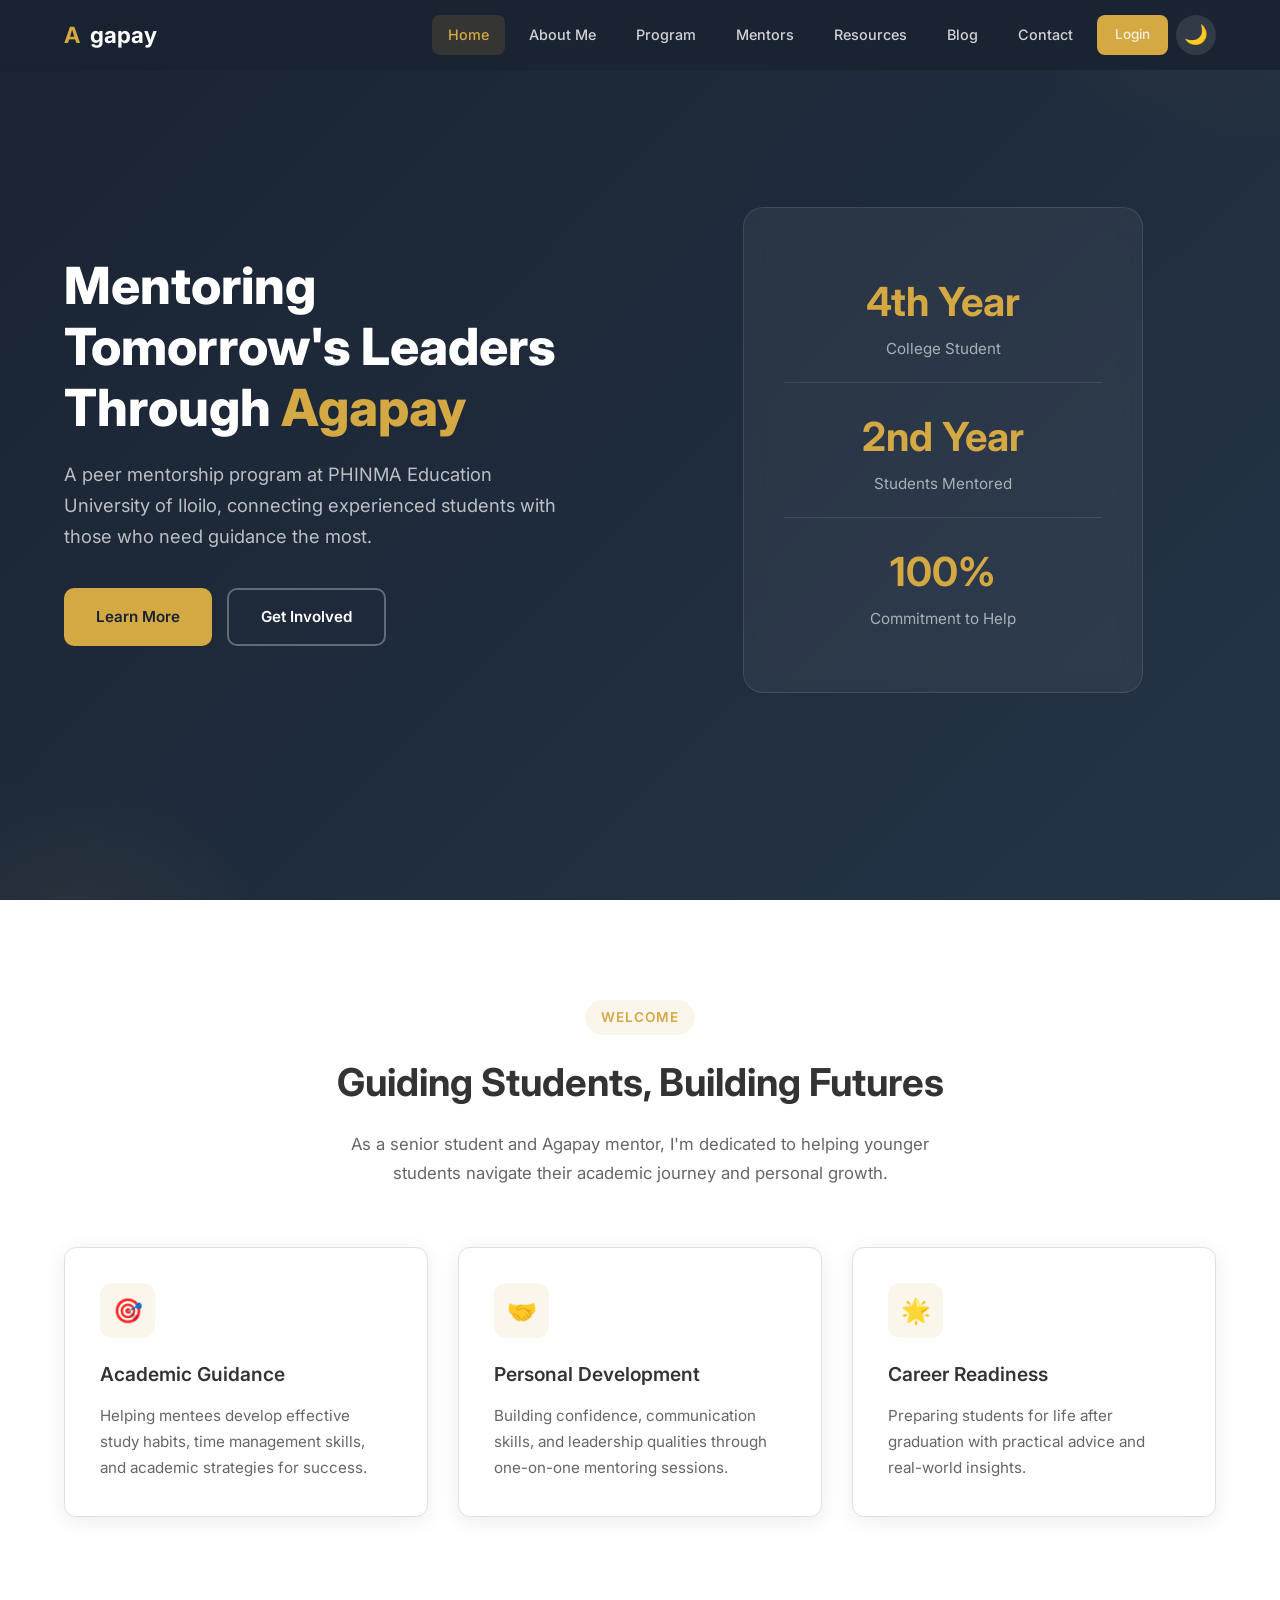
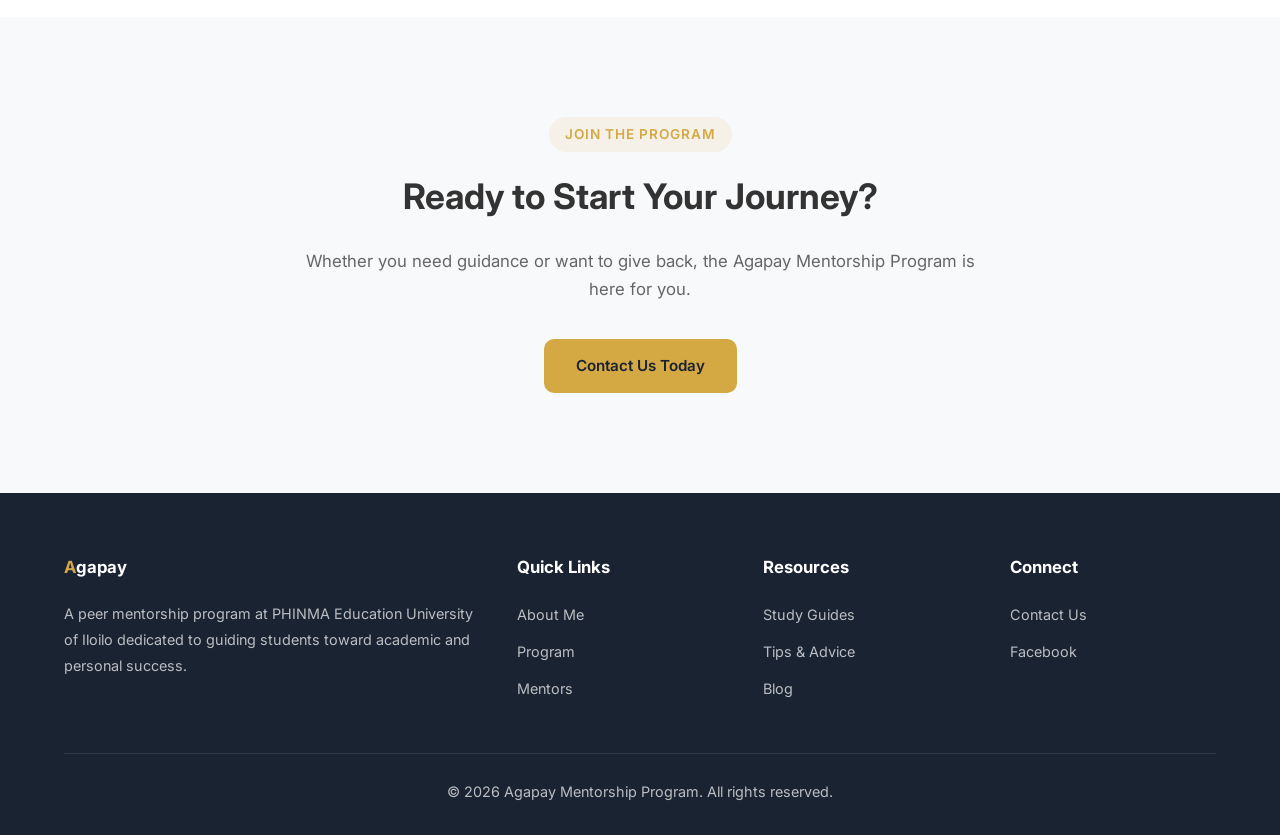
<file: index.html>
<!DOCTYPE html>
<html lang="en">
<head>
  <meta charset="UTF-8">
  <meta name="viewport" content="width=device-width, initial-scale=1.0">
  <title>Agapay Mentorship Program</title>
  <link rel="preconnect" href="https://fonts.googleapis.com">
  <link href="https://fonts.googleapis.com/css2?family=Inter:wght@400;500;600;700;800&display=swap" rel="stylesheet">
  <link rel="stylesheet" href="css/style.css">
</head>
<body>

  <!-- Navbar -->
  <nav class="navbar">
    <div class="container">
      <a href="index.html" class="nav-logo"><span>A</span>gapay</a>
      <div class="nav-links">
        <a href="index.html" class="active">Home</a>
        <a href="about.html">About Me</a>
        <a href="program.html">Program</a>
        <a href="mentors.html">Mentors</a>
        <a href="resources.html">Resources</a>
        <a href="blog.html">Blog</a>
        <a href="contact.html">Contact</a>
        <a href="login.html" class="btn btn-primary" style="padding: 8px 18px; font-size: 0.85rem; border-radius: 8px;">Login</a>
        <button class="theme-toggle" id="themeToggle"></button>
      </div>
      <button class="hamburger">
        <span></span><span></span><span></span>
      </button>
    </div>
  </nav>

  <!-- Hero -->
  <section class="hero">
    <div class="container">
      <div class="hero-content fade-up">
        <h1>Mentoring Tomorrow's Leaders Through <span>Agapay</span></h1>
        <p>A peer mentorship program at PHINMA Education University of Iloilo, connecting experienced students with those who need guidance the most.</p>
        <div class="hero-buttons">
          <a href="program.html" class="btn btn-primary">Learn More</a>
          <a href="contact.html" class="btn btn-outline">Get Involved</a>
        </div>
      </div>
      <div class="hero-visual fade-right">
        <div class="hero-card">
          <div class="stat">
            <h3>4th Year</h3>
            <p>College Student</p>
          </div>
          <div class="stat">
            <h3>2nd Year</h3>
            <p>Students Mentored</p>
          </div>
          <div class="stat">
            <h3>100%</h3>
            <p>Commitment to Help</p>
          </div>
        </div>
      </div>
    </div>
  </section>

  <!-- Quick About -->
  <section class="section">
    <div class="container">
      <div class="section-header fade-up">
        <span class="tag">Welcome</span>
        <h2>Guiding Students, Building Futures</h2>
        <p>As a senior student and Agapay mentor, I'm dedicated to helping younger students navigate their academic journey and personal growth.</p>
      </div>
      <div class="grid-3">
        <div class="card fade-up">
          <div class="card-icon">🎯</div>
          <h3>Academic Guidance</h3>
          <p>Helping mentees develop effective study habits, time management skills, and academic strategies for success.</p>
        </div>
        <div class="card fade-up">
          <div class="card-icon">🤝</div>
          <h3>Personal Development</h3>
          <p>Building confidence, communication skills, and leadership qualities through one-on-one mentoring sessions.</p>
        </div>
        <div class="card fade-up">
          <div class="card-icon">🌟</div>
          <h3>Career Readiness</h3>
          <p>Preparing students for life after graduation with practical advice and real-world insights.</p>
        </div>
      </div>
    </div>
  </section>

  <!-- CTA Section -->
  <section class="section section-alt">
    <div class="container">
      <div style="text-align: center; max-width: 700px; margin: 0 auto;" class="fade-up">
        <span class="tag" style="display: inline-block; background: rgba(212,168,67,0.1); color: #d4a843; padding: 6px 16px; border-radius: 20px; font-size: 0.85rem; font-weight: 600; margin-bottom: 15px; letter-spacing: 1px; text-transform: uppercase;">Join the Program</span>
        <h2 style="font-size: 2.2rem; margin-bottom: 20px;">Ready to Start Your Journey?</h2>
        <p style="color: var(--text-light); font-size: 1.05rem; margin-bottom: 35px;">Whether you need guidance or want to give back, the Agapay Mentorship Program is here for you.</p>
        <a href="contact.html" class="btn btn-primary">Contact Us Today</a>
      </div>
    </div>
  </section>

  <!-- Footer -->
  <footer class="footer">
    <div class="container">
      <div class="footer-grid">
        <div>
          <h4><span style="color: #d4a843;">A</span>gapay</h4>
          <p>A peer mentorship program at PHINMA Education University of Iloilo dedicated to guiding students toward academic and personal success.</p>
        </div>
        <div>
          <h4>Quick Links</h4>
          <ul class="footer-links">
            <li><a href="about.html">About Me</a></li>
            <li><a href="program.html">Program</a></li>
            <li><a href="mentors.html">Mentors</a></li>
          </ul>
        </div>
        <div>
          <h4>Resources</h4>
          <ul class="footer-links">
            <li><a href="resources.html">Study Guides</a></li>
            <li><a href="resources.html">Tips & Advice</a></li>
            <li><a href="blog.html">Blog</a></li>
          </ul>
        </div>
        <div>
          <h4>Connect</h4>
          <ul class="footer-links">
            <li><a href="contact.html">Contact Us</a></li>
            <li><a href="https://www.facebook.com/VinceG4mingYT" target="_blank">Facebook</a></li>
          </ul>
        </div>
      </div>
      <div class="footer-bottom">
        <p>&copy; 2026 Agapay Mentorship Program. All rights reserved.</p>
      </div>
    </div>
  </footer>

  <script src="js/main.js"></script>
</body>
</html>
</file>
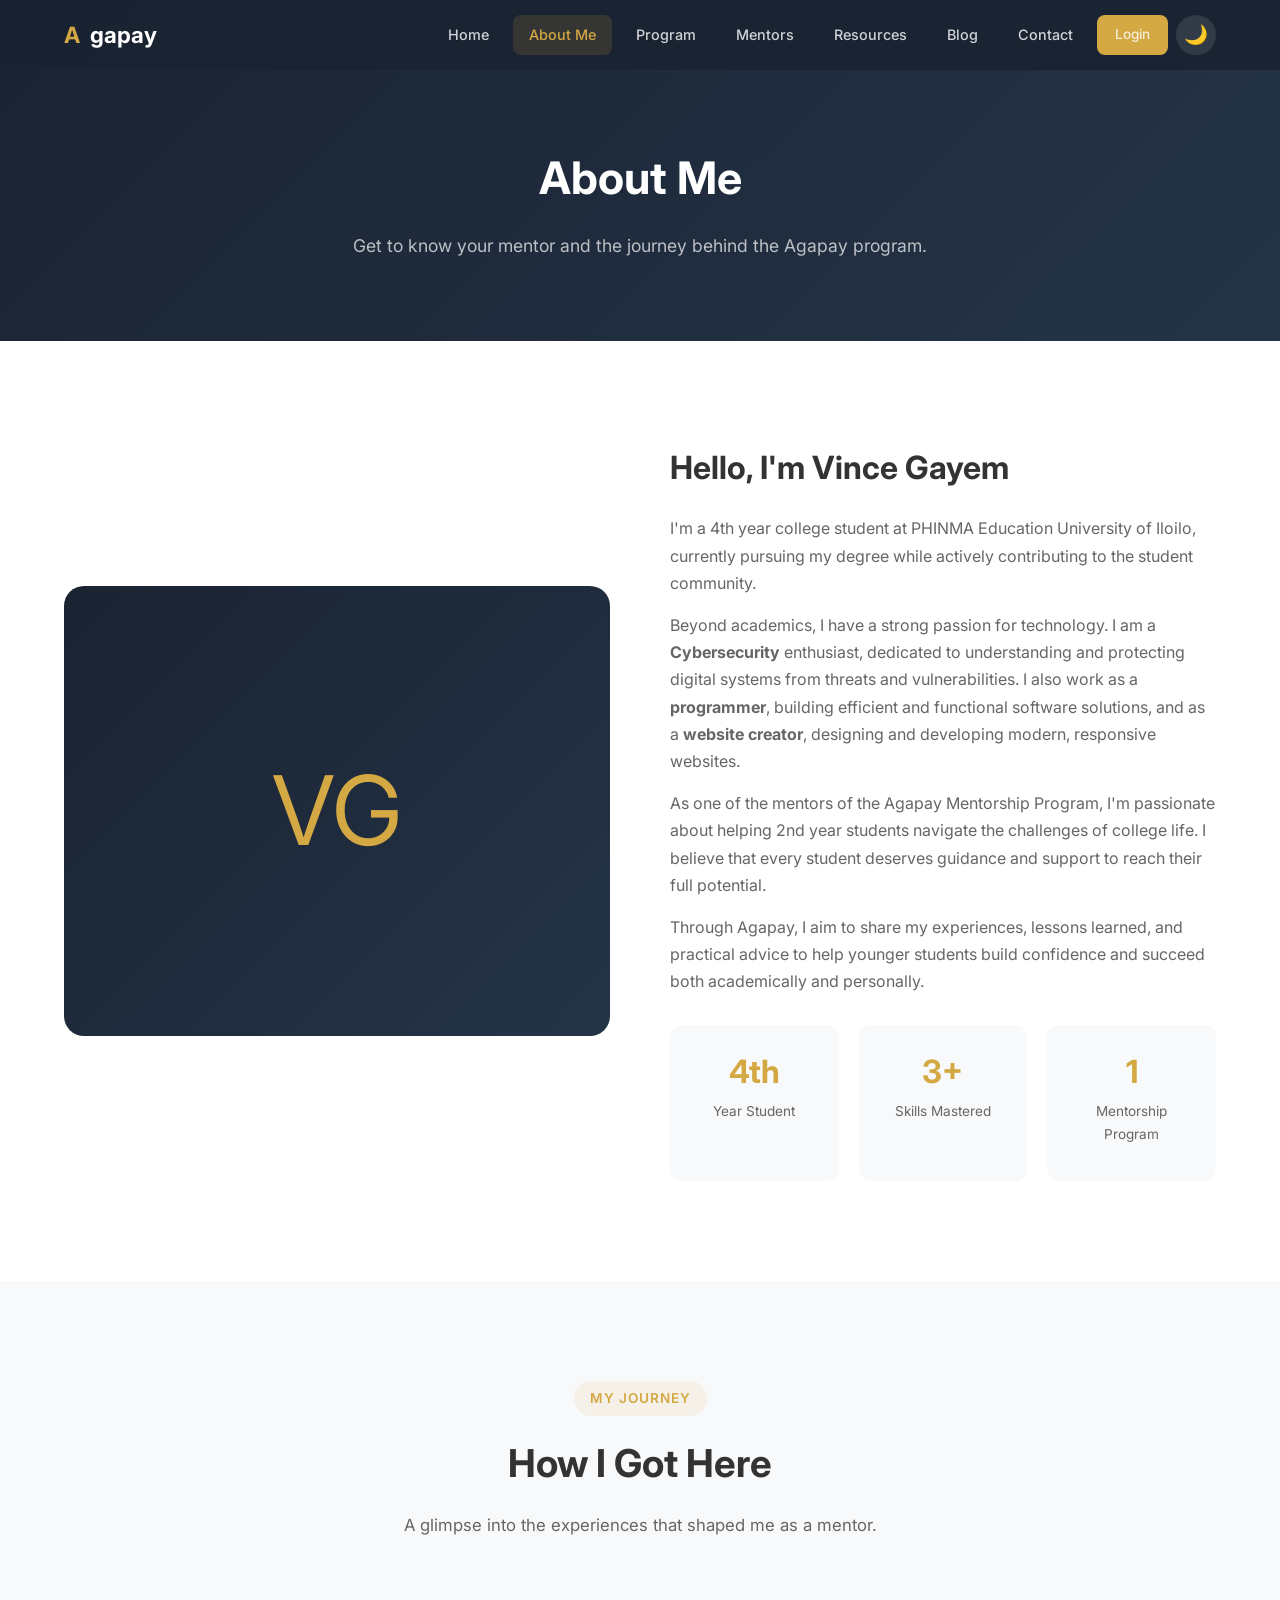
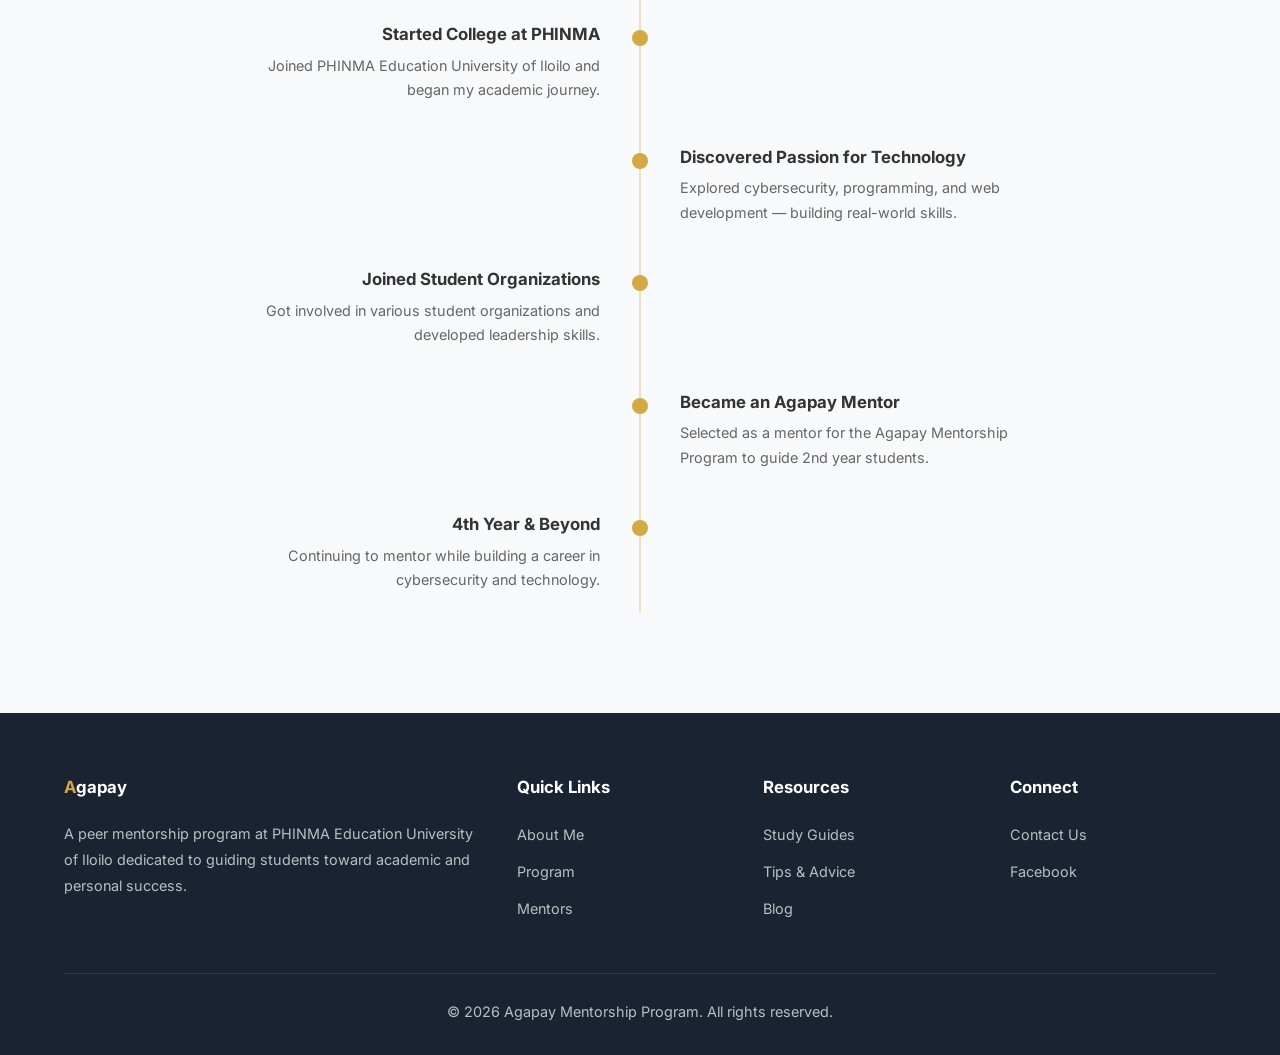
<file: about.html>
<!DOCTYPE html>
<html lang="en">
<head>
  <meta charset="UTF-8">
  <meta name="viewport" content="width=device-width, initial-scale=1.0">
  <title>About Me - Agapay Mentorship</title>
  <link rel="preconnect" href="https://fonts.googleapis.com">
  <link href="https://fonts.googleapis.com/css2?family=Inter:wght@400;500;600;700;800&display=swap" rel="stylesheet">
  <link rel="stylesheet" href="css/style.css">
</head>
<body>

  <!-- Navbar -->
  <nav class="navbar">
    <div class="container">
      <a href="index.html" class="nav-logo"><span>A</span>gapay</a>
      <div class="nav-links">
        <a href="index.html">Home</a>
        <a href="about.html" class="active">About Me</a>
        <a href="program.html">Program</a>
        <a href="mentors.html">Mentors</a>
        <a href="resources.html">Resources</a>
        <a href="blog.html">Blog</a>
        <a href="contact.html">Contact</a>
        <a href="login.html" class="btn btn-primary" style="padding: 8px 18px; font-size: 0.85rem; border-radius: 8px;">Login</a>
        <button class="theme-toggle" id="themeToggle"></button>
      </div>
      <button class="hamburger">
        <span></span><span></span><span></span>
      </button>
    </div>
  </nav>

  <!-- Page Header -->
  <div class="page-header">
    <div class="container">
      <h1 class="fade-up">About Me</h1>
      <p class="fade-up">Get to know your mentor and the journey behind the Agapay program.</p>
    </div>
  </div>

  <!-- About Content -->
  <section class="section">
    <div class="container">
      <div class="about-content">
        <div class="about-image fade-left">
          VG
        </div>
        <div class="about-text fade-right">
          <h2>Hello, I'm Vince Gayem</h2>
          <p>I'm a 4th year college student at PHINMA Education University of Iloilo, currently pursuing my degree while actively contributing to the student community.</p>
          <p>Beyond academics, I have a strong passion for technology. I am a <strong>Cybersecurity</strong> enthusiast, dedicated to understanding and protecting digital systems from threats and vulnerabilities. I also work as a <strong>programmer</strong>, building efficient and functional software solutions, and as a <strong>website creator</strong>, designing and developing modern, responsive websites.</p>
          <p>As one of the mentors of the Agapay Mentorship Program, I'm passionate about helping 2nd year students navigate the challenges of college life. I believe that every student deserves guidance and support to reach their full potential.</p>
          <p>Through Agapay, I aim to share my experiences, lessons learned, and practical advice to help younger students build confidence and succeed both academically and personally.</p>
          <div class="about-stats">
            <div class="about-stat">
              <h3>4th</h3>
              <p>Year Student</p>
            </div>
            <div class="about-stat">
              <h3>3+</h3>
              <p>Skills Mastered</p>
            </div>
            <div class="about-stat">
              <h3>1</h3>
              <p>Mentorship Program</p>
            </div>
          </div>
        </div>
      </div>
    </div>
  </section>

  <!-- Journey Timeline -->
  <section class="section section-alt">
    <div class="container">
      <div class="section-header fade-up">
        <span class="tag">My Journey</span>
        <h2>How I Got Here</h2>
        <p>A glimpse into the experiences that shaped me as a mentor.</p>
      </div>
      <div class="timeline">
        <div class="timeline-item fade-up">
          <div class="timeline-dot"></div>
          <div class="timeline-content">
            <h4>Started College at PHINMA</h4>
            <p>Joined PHINMA Education University of Iloilo and began my academic journey.</p>
          </div>
        </div>
        <div class="timeline-item fade-up">
          <div class="timeline-dot"></div>
          <div class="timeline-content">
            <h4>Discovered Passion for Technology</h4>
            <p>Explored cybersecurity, programming, and web development — building real-world skills.</p>
          </div>
        </div>
        <div class="timeline-item fade-up">
          <div class="timeline-dot"></div>
          <div class="timeline-content">
            <h4>Joined Student Organizations</h4>
            <p>Got involved in various student organizations and developed leadership skills.</p>
          </div>
        </div>
        <div class="timeline-item fade-up">
          <div class="timeline-dot"></div>
          <div class="timeline-content">
            <h4>Became an Agapay Mentor</h4>
            <p>Selected as a mentor for the Agapay Mentorship Program to guide 2nd year students.</p>
          </div>
        </div>
        <div class="timeline-item fade-up">
          <div class="timeline-dot"></div>
          <div class="timeline-content">
            <h4>4th Year & Beyond</h4>
            <p>Continuing to mentor while building a career in cybersecurity and technology.</p>
          </div>
        </div>
      </div>
    </div>
  </section>

  <!-- Footer -->
  <footer class="footer">
    <div class="container">
      <div class="footer-grid">
        <div>
          <h4><span style="color: #d4a843;">A</span>gapay</h4>
          <p>A peer mentorship program at PHINMA Education University of Iloilo dedicated to guiding students toward academic and personal success.</p>
        </div>
        <div>
          <h4>Quick Links</h4>
          <ul class="footer-links">
            <li><a href="about.html">About Me</a></li>
            <li><a href="program.html">Program</a></li>
            <li><a href="mentors.html">Mentors</a></li>
          </ul>
        </div>
        <div>
          <h4>Resources</h4>
          <ul class="footer-links">
            <li><a href="resources.html">Study Guides</a></li>
            <li><a href="resources.html">Tips & Advice</a></li>
            <li><a href="blog.html">Blog</a></li>
          </ul>
        </div>
        <div>
          <h4>Connect</h4>
          <ul class="footer-links">
            <li><a href="contact.html">Contact Us</a></li>
            <li><a href="https://www.facebook.com/VinceG4mingYT" target="_blank">Facebook</a></li>
          </ul>
        </div>
      </div>
      <div class="footer-bottom">
        <p>&copy; 2026 Agapay Mentorship Program. All rights reserved.</p>
      </div>
    </div>
  </footer>

  <script src="js/main.js"></script>
</body>
</html>
</file>
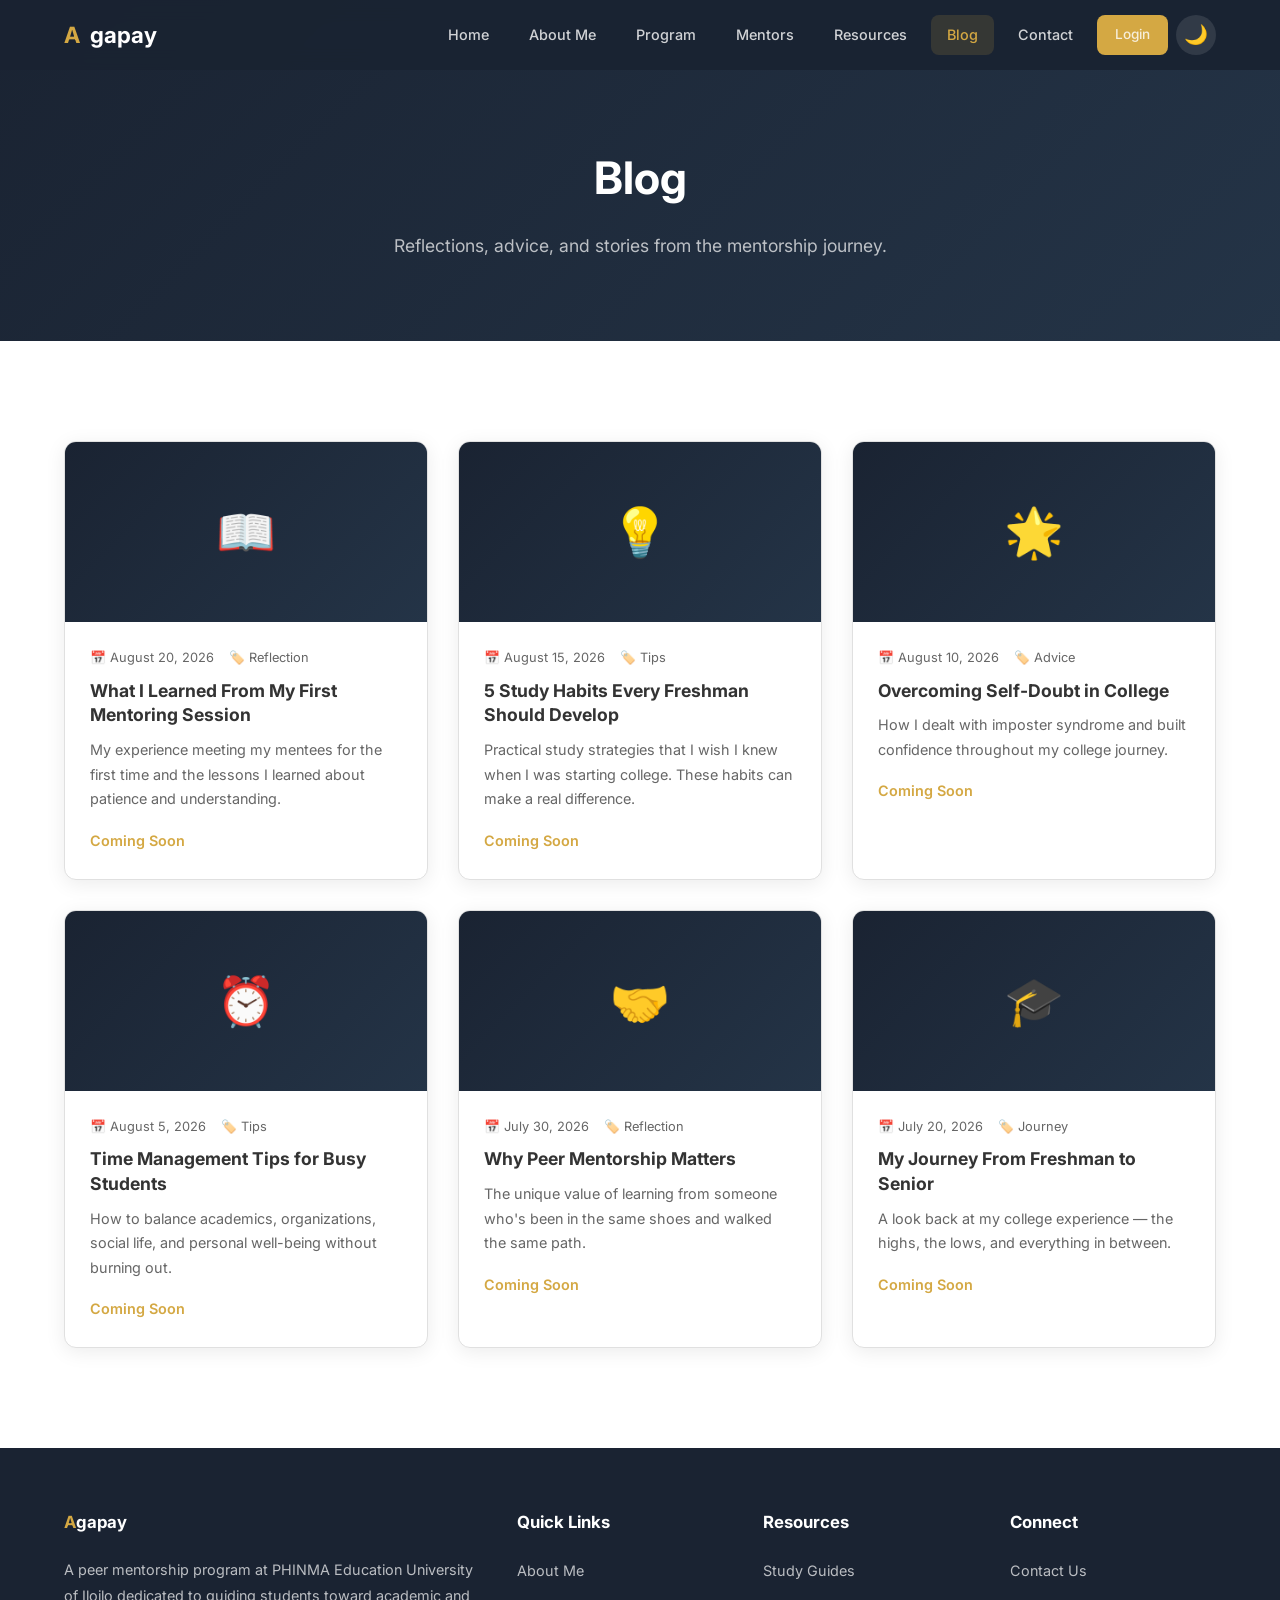
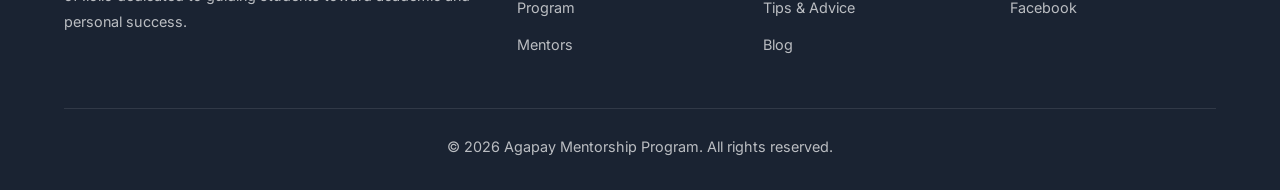
<file: blog.html>
<!DOCTYPE html>
<html lang="en">
<head>
  <meta charset="UTF-8">
  <meta name="viewport" content="width=device-width, initial-scale=1.0">
  <title>Blog - Agapay Mentorship</title>
  <link rel="preconnect" href="https://fonts.googleapis.com">
  <link href="https://fonts.googleapis.com/css2?family=Inter:wght@400;500;600;700;800&display=swap" rel="stylesheet">
  <link rel="stylesheet" href="css/style.css">
</head>
<body>

  <!-- Navbar -->
  <nav class="navbar">
    <div class="container">
      <a href="index.html" class="nav-logo"><span>A</span>gapay</a>
      <div class="nav-links">
        <a href="index.html">Home</a>
        <a href="about.html">About Me</a>
        <a href="program.html">Program</a>
        <a href="mentors.html">Mentors</a>
        <a href="resources.html">Resources</a>
        <a href="blog.html" class="active">Blog</a>
        <a href="contact.html">Contact</a>
        <a href="login.html" class="btn btn-primary" style="padding: 8px 18px; font-size: 0.85rem; border-radius: 8px;">Login</a>
        <button class="theme-toggle" id="themeToggle"></button>
      </div>
      <button class="hamburger">
        <span></span><span></span><span></span>
      </button>
    </div>
  </nav>

  <!-- Page Header -->
  <div class="page-header">
    <div class="container">
      <h1 class="fade-up">Blog</h1>
      <p class="fade-up">Reflections, advice, and stories from the mentorship journey.</p>
    </div>
  </div>

  <!-- Blog Posts -->
  <section class="section">
    <div class="container">
      <div class="grid-3">
        <div class="blog-card fade-up">
          <div class="blog-thumb">📖</div>
          <div class="blog-content">
            <div class="blog-meta">
              <span>📅 August 20, 2026</span>
              <span>🏷️ Reflection</span>
            </div>
            <h3>What I Learned From My First Mentoring Session</h3>
            <p>My experience meeting my mentees for the first time and the lessons I learned about patience and understanding.</p>
            <span class="read-more" style="cursor:default;">Coming Soon</span>
          </div>
        </div>
        <div class="blog-card fade-up">
          <div class="blog-thumb">💡</div>
          <div class="blog-content">
            <div class="blog-meta">
              <span>📅 August 15, 2026</span>
              <span>🏷️ Tips</span>
            </div>
            <h3>5 Study Habits Every Freshman Should Develop</h3>
            <p>Practical study strategies that I wish I knew when I was starting college. These habits can make a real difference.</p>
            <span class="read-more" style="cursor:default;">Coming Soon</span>
          </div>
        </div>
        <div class="blog-card fade-up">
          <div class="blog-thumb">🌟</div>
          <div class="blog-content">
            <div class="blog-meta">
              <span>📅 August 10, 2026</span>
              <span>🏷️ Advice</span>
            </div>
            <h3>Overcoming Self-Doubt in College</h3>
            <p>How I dealt with imposter syndrome and built confidence throughout my college journey.</p>
            <span class="read-more" style="cursor:default;">Coming Soon</span>
          </div>
        </div>
        <div class="blog-card fade-up">
          <div class="blog-thumb">⏰</div>
          <div class="blog-content">
            <div class="blog-meta">
              <span>📅 August 5, 2026</span>
              <span>🏷️ Tips</span>
            </div>
            <h3>Time Management Tips for Busy Students</h3>
            <p>How to balance academics, organizations, social life, and personal well-being without burning out.</p>
            <span class="read-more" style="cursor:default;">Coming Soon</span>
          </div>
        </div>
        <div class="blog-card fade-up">
          <div class="blog-thumb">🤝</div>
          <div class="blog-content">
            <div class="blog-meta">
              <span>📅 July 30, 2026</span>
              <span>🏷️ Reflection</span>
            </div>
            <h3>Why Peer Mentorship Matters</h3>
            <p>The unique value of learning from someone who's been in the same shoes and walked the same path.</p>
            <span class="read-more" style="cursor:default;">Coming Soon</span>
          </div>
        </div>
        <div class="blog-card fade-up">
          <div class="blog-thumb">🎓</div>
          <div class="blog-content">
            <div class="blog-meta">
              <span>📅 July 20, 2026</span>
              <span>🏷️ Journey</span>
            </div>
            <h3>My Journey From Freshman to Senior</h3>
            <p>A look back at my college experience — the highs, the lows, and everything in between.</p>
            <span class="read-more" style="cursor:default;">Coming Soon</span>
          </div>
        </div>
      </div>
    </div>
  </section>

  <!-- Footer -->
  <footer class="footer">
    <div class="container">
      <div class="footer-grid">
        <div>
          <h4><span style="color: #d4a843;">A</span>gapay</h4>
          <p>A peer mentorship program at PHINMA Education University of Iloilo dedicated to guiding students toward academic and personal success.</p>
        </div>
        <div>
          <h4>Quick Links</h4>
          <ul class="footer-links">
            <li><a href="about.html">About Me</a></li>
            <li><a href="program.html">Program</a></li>
            <li><a href="mentors.html">Mentors</a></li>
          </ul>
        </div>
        <div>
          <h4>Resources</h4>
          <ul class="footer-links">
            <li><a href="resources.html">Study Guides</a></li>
            <li><a href="resources.html">Tips & Advice</a></li>
            <li><a href="blog.html">Blog</a></li>
          </ul>
        </div>
        <div>
          <h4>Connect</h4>
          <ul class="footer-links">
            <li><a href="contact.html">Contact Us</a></li>
            <li><a href="https://www.facebook.com/VinceG4mingYT" target="_blank">Facebook</a></li>
          </ul>
        </div>
      </div>
      <div class="footer-bottom">
        <p>&copy; 2026 Agapay Mentorship Program. All rights reserved.</p>
      </div>
    </div>
  </footer>

  <script src="js/main.js"></script>
</body>
</html>
</file>
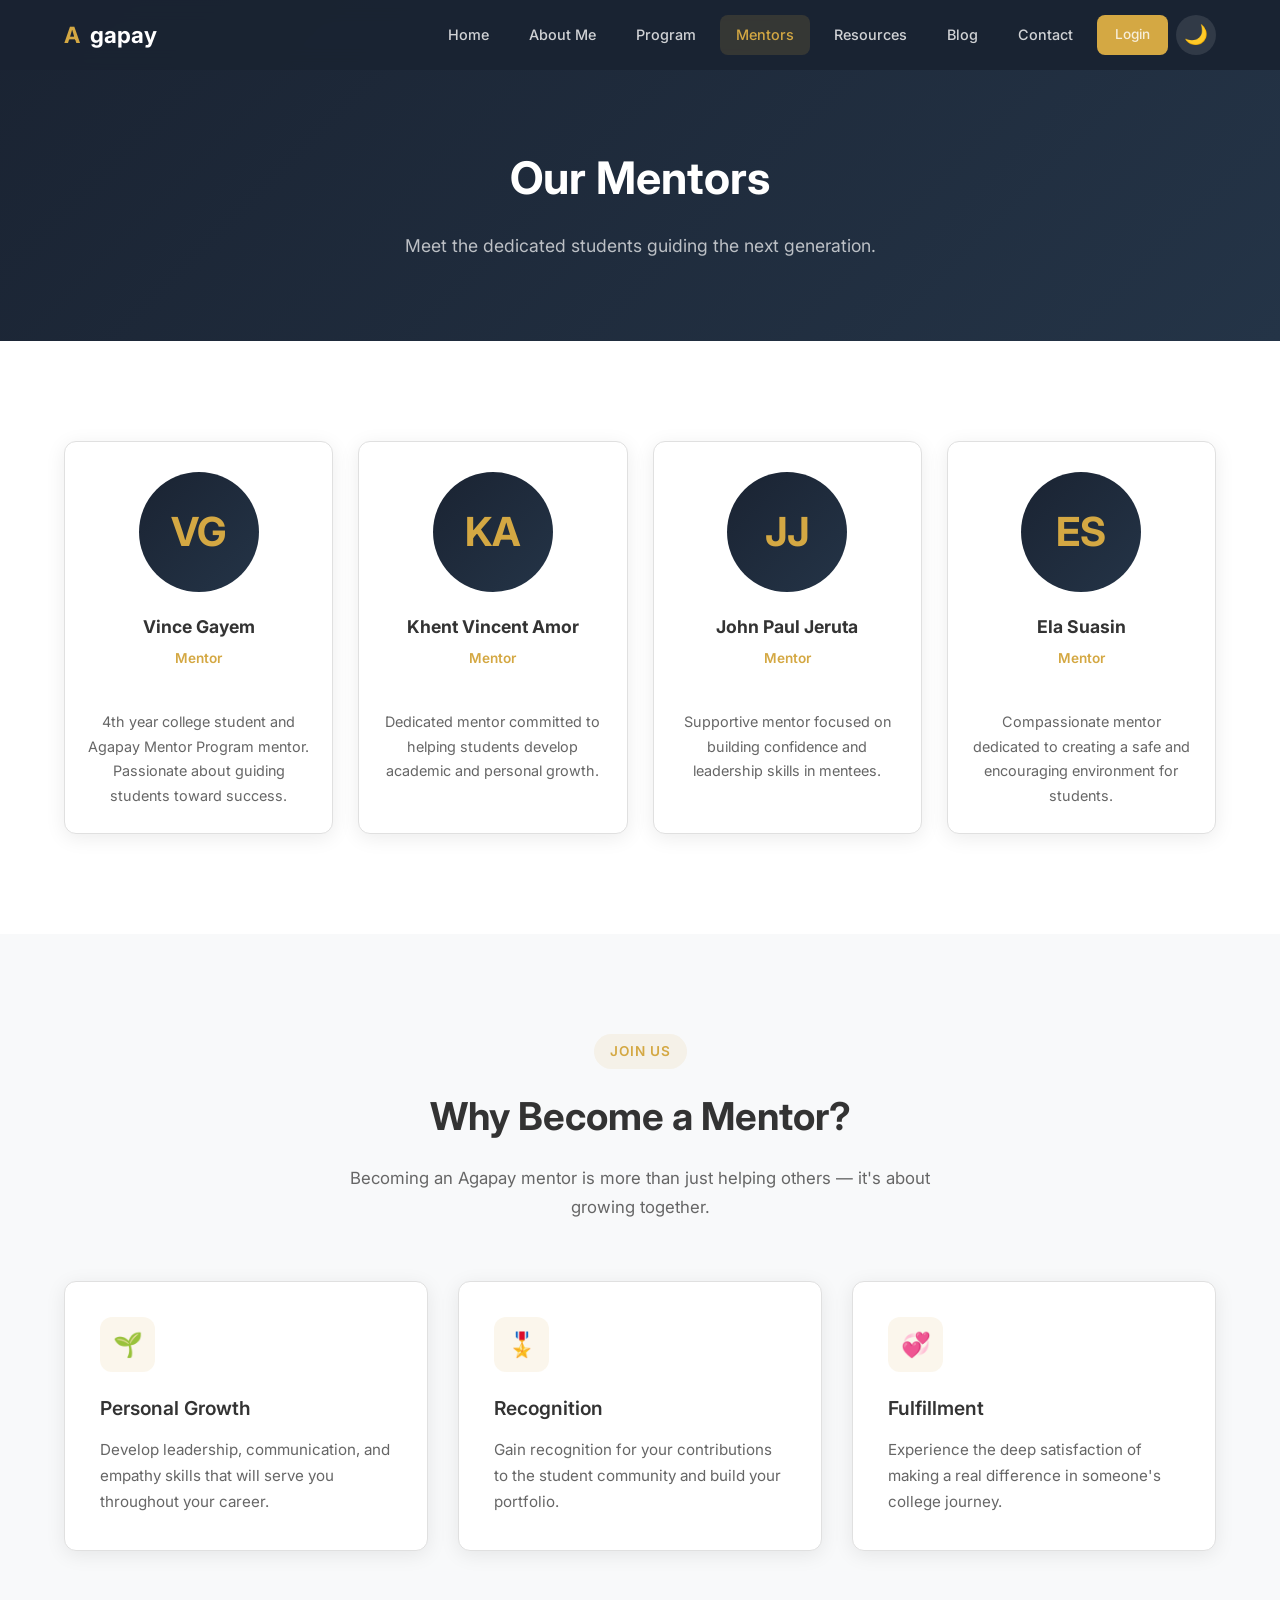
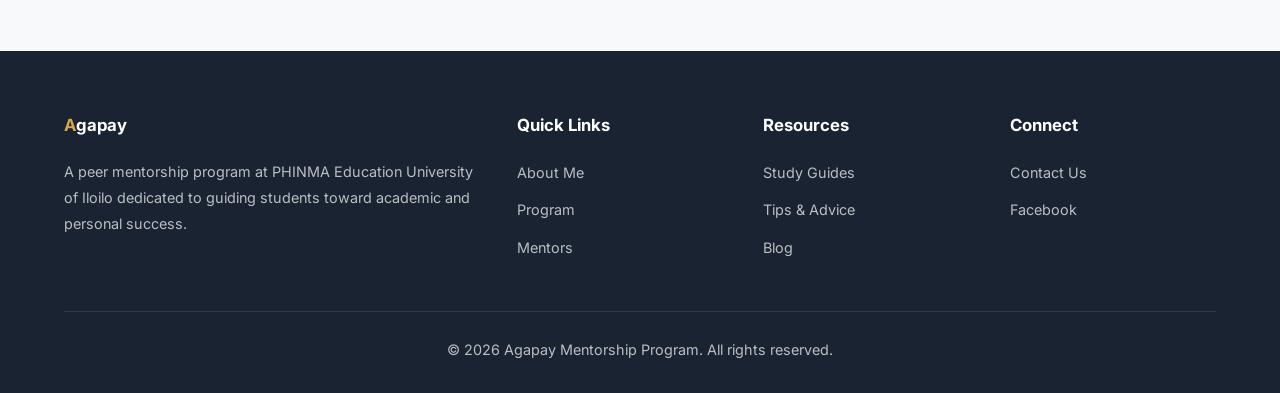
<file: mentors.html>
<!DOCTYPE html>
<html lang="en">
<head>
  <meta charset="UTF-8">
  <meta name="viewport" content="width=device-width, initial-scale=1.0">
  <title>Mentors - Agapay Mentorship</title>
  <link rel="preconnect" href="https://fonts.googleapis.com">
  <link href="https://fonts.googleapis.com/css2?family=Inter:wght@400;500;600;700;800&display=swap" rel="stylesheet">
  <link rel="stylesheet" href="css/style.css">
</head>
<body>

  <!-- Navbar -->
  <nav class="navbar">
    <div class="container">
      <a href="index.html" class="nav-logo"><span>A</span>gapay</a>
      <div class="nav-links">
        <a href="index.html">Home</a>
        <a href="about.html">About Me</a>
        <a href="program.html">Program</a>
        <a href="mentors.html" class="active">Mentors</a>
        <a href="resources.html">Resources</a>
        <a href="blog.html">Blog</a>
        <a href="contact.html">Contact</a>
        <a href="login.html" class="btn btn-primary" style="padding: 8px 18px; font-size: 0.85rem; border-radius: 8px;">Login</a>
        <button class="theme-toggle" id="themeToggle"></button>
      </div>
      <button class="hamburger">
        <span></span><span></span><span></span>
      </button>
    </div>
  </nav>

  <!-- Page Header -->
  <div class="page-header">
    <div class="container">
      <h1 class="fade-up">Our Mentors</h1>
      <p class="fade-up">Meet the dedicated students guiding the next generation.</p>
    </div>
  </div>

  <!-- Mentors Grid -->
  <section class="section">
    <div class="container">
      <div class="grid-4">
        <div class="mentor-card fade-up">
          <div class="mentor-avatar">VG</div>
          <h3>Vince Gayem</h3>
          <p class="role">Mentor</p>
          <p>4th year college student and Agapay Mentor Program mentor. Passionate about guiding students toward success.</p>
        </div>
        <div class="mentor-card fade-up">
          <div class="mentor-avatar">KA</div>
          <h3>Khent Vincent Amor</h3>
          <p class="role">Mentor</p>
          <p>Dedicated mentor committed to helping students develop academic and personal growth.</p>
        </div>
        <div class="mentor-card fade-up">
          <div class="mentor-avatar">JJ</div>
          <h3>John Paul Jeruta</h3>
          <p class="role">Mentor</p>
          <p>Supportive mentor focused on building confidence and leadership skills in mentees.</p>
        </div>
        <div class="mentor-card fade-up">
          <div class="mentor-avatar">ES</div>
          <h3>Ela Suasin</h3>
          <p class="role">Mentor</p>
          <p>Compassionate mentor dedicated to creating a safe and encouraging environment for students.</p>
        </div>
      </div>
    </div>
  </section>

  <!-- Why Become a Mentor -->
  <section class="section section-alt">
    <div class="container">
      <div class="section-header fade-up">
        <span class="tag">Join Us</span>
        <h2>Why Become a Mentor?</h2>
        <p>Becoming an Agapay mentor is more than just helping others — it's about growing together.</p>
      </div>
      <div class="grid-3">
        <div class="card fade-up">
          <div class="card-icon">🌱</div>
          <h3>Personal Growth</h3>
          <p>Develop leadership, communication, and empathy skills that will serve you throughout your career.</p>
        </div>
        <div class="card fade-up">
          <div class="card-icon">🎖️</div>
          <h3>Recognition</h3>
          <p>Gain recognition for your contributions to the student community and build your portfolio.</p>
        </div>
        <div class="card fade-up">
          <div class="card-icon">💞</div>
          <h3>Fulfillment</h3>
          <p>Experience the deep satisfaction of making a real difference in someone's college journey.</p>
        </div>
      </div>
    </div>
  </section>

  <!-- Footer -->
  <footer class="footer">
    <div class="container">
      <div class="footer-grid">
        <div>
          <h4><span style="color: #d4a843;">A</span>gapay</h4>
          <p>A peer mentorship program at PHINMA Education University of Iloilo dedicated to guiding students toward academic and personal success.</p>
        </div>
        <div>
          <h4>Quick Links</h4>
          <ul class="footer-links">
            <li><a href="about.html">About Me</a></li>
            <li><a href="program.html">Program</a></li>
            <li><a href="mentors.html">Mentors</a></li>
          </ul>
        </div>
        <div>
          <h4>Resources</h4>
          <ul class="footer-links">
            <li><a href="resources.html">Study Guides</a></li>
            <li><a href="resources.html">Tips & Advice</a></li>
            <li><a href="blog.html">Blog</a></li>
          </ul>
        </div>
        <div>
          <h4>Connect</h4>
          <ul class="footer-links">
            <li><a href="contact.html">Contact Us</a></li>
            <li><a href="https://www.facebook.com/VinceG4mingYT" target="_blank">Facebook</a></li>
          </ul>
        </div>
      </div>
      <div class="footer-bottom">
        <p>&copy; 2026 Agapay Mentorship Program. All rights reserved.</p>
      </div>
    </div>
  </footer>

  <script src="js/main.js"></script>
</body>
</html>
</file>
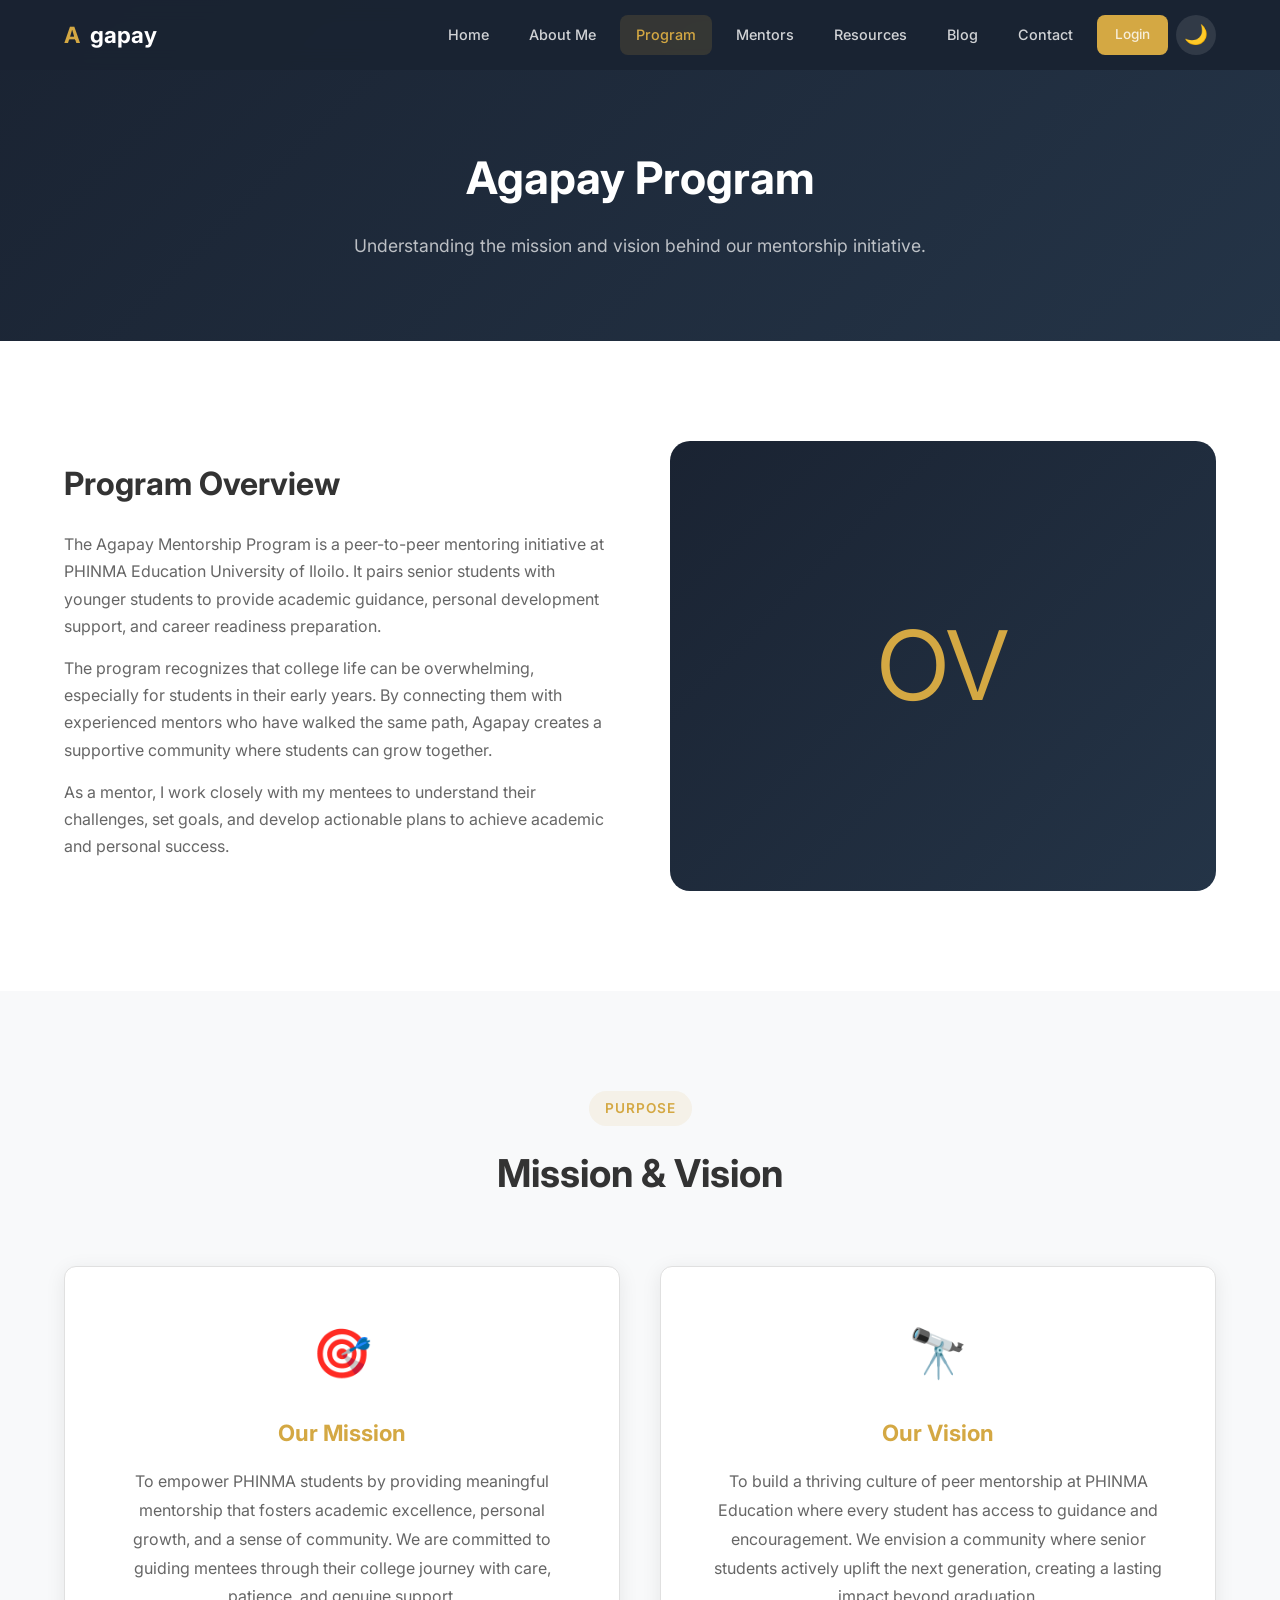
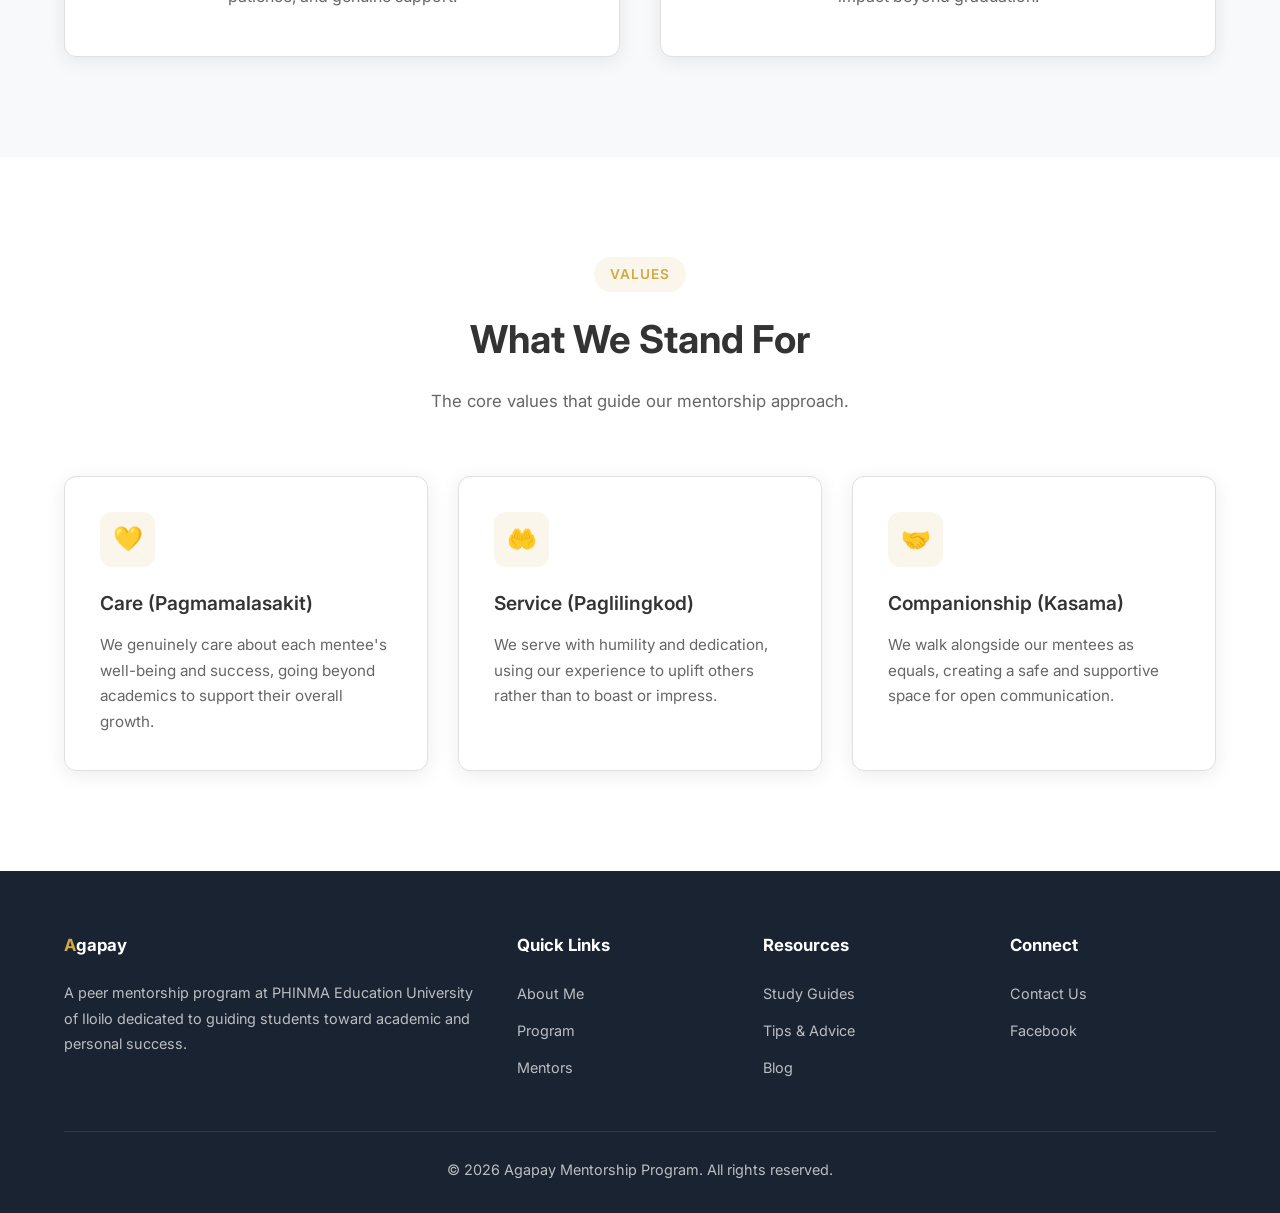
<file: program.html>
<!DOCTYPE html>
<html lang="en">
<head>
  <meta charset="UTF-8">
  <meta name="viewport" content="width=device-width, initial-scale=1.0">
  <title>Program - Agapay Mentorship</title>
  <link rel="preconnect" href="https://fonts.googleapis.com">
  <link href="https://fonts.googleapis.com/css2?family=Inter:wght@400;500;600;700;800&display=swap" rel="stylesheet">
  <link rel="stylesheet" href="css/style.css">
</head>
<body>

  <!-- Navbar -->
  <nav class="navbar">
    <div class="container">
      <a href="index.html" class="nav-logo"><span>A</span>gapay</a>
      <div class="nav-links">
        <a href="index.html">Home</a>
        <a href="about.html">About Me</a>
        <a href="program.html" class="active">Program</a>
        <a href="mentors.html">Mentors</a>
        <a href="resources.html">Resources</a>
        <a href="blog.html">Blog</a>
        <a href="contact.html">Contact</a>
        <a href="login.html" class="btn btn-primary" style="padding: 8px 18px; font-size: 0.85rem; border-radius: 8px;">Login</a>
        <button class="theme-toggle" id="themeToggle"></button>
      </div>
      <button class="hamburger">
        <span></span><span></span><span></span>
      </button>
    </div>
  </nav>

  <!-- Page Header -->
  <div class="page-header">
    <div class="container">
      <h1 class="fade-up">Agapay Program</h1>
      <p class="fade-up">Understanding the mission and vision behind our mentorship initiative.</p>
    </div>
  </div>

  <!-- Overview -->
  <section class="section">
    <div class="container">
      <div class="about-content">
        <div class="about-text fade-left">
          <h2>Program Overview</h2>
          <p>The Agapay Mentorship Program is a peer-to-peer mentoring initiative at PHINMA Education University of Iloilo. It pairs senior students with younger students to provide academic guidance, personal development support, and career readiness preparation.</p>
          <p>The program recognizes that college life can be overwhelming, especially for students in their early years. By connecting them with experienced mentors who have walked the same path, Agapay creates a supportive community where students can grow together.</p>
          <p>As a mentor, I work closely with my mentees to understand their challenges, set goals, and develop actionable plans to achieve academic and personal success.</p>
        </div>
        <div class="about-image fade-right">
          OV
        </div>
      </div>
    </div>
  </section>

  <!-- Mission & Vision -->
  <section class="section section-alt">
    <div class="container">
      <div class="section-header fade-up">
        <span class="tag">Purpose</span>
        <h2>Mission & Vision</h2>
      </div>
      <div class="mv-grid">
        <div class="mv-card fade-up">
          <div class="icon">🎯</div>
          <h3>Our Mission</h3>
          <p>To empower PHINMA students by providing meaningful mentorship that fosters academic excellence, personal growth, and a sense of community. We are committed to guiding mentees through their college journey with care, patience, and genuine support.</p>
        </div>
        <div class="mv-card fade-up">
          <div class="icon">🔭</div>
          <h3>Our Vision</h3>
          <p>To build a thriving culture of peer mentorship at PHINMA Education where every student has access to guidance and encouragement. We envision a community where senior students actively uplift the next generation, creating a lasting impact beyond graduation.</p>
        </div>
      </div>
    </div>
  </section>

  <!-- Core Values -->
  <section class="section">
    <div class="container">
      <div class="section-header fade-up">
        <span class="tag">Values</span>
        <h2>What We Stand For</h2>
        <p>The core values that guide our mentorship approach.</p>
      </div>
      <div class="grid-3">
        <div class="card fade-up">
          <div class="card-icon">💛</div>
          <h3>Care (Pagmamalasakit)</h3>
          <p>We genuinely care about each mentee's well-being and success, going beyond academics to support their overall growth.</p>
        </div>
        <div class="card fade-up">
          <div class="card-icon">🤲</div>
          <h3>Service (Paglilingkod)</h3>
          <p>We serve with humility and dedication, using our experience to uplift others rather than to boast or impress.</p>
        </div>
        <div class="card fade-up">
          <div class="card-icon">🤝</div>
          <h3>Companionship (Kasama)</h3>
          <p>We walk alongside our mentees as equals, creating a safe and supportive space for open communication.</p>
        </div>
      </div>
    </div>
  </section>

  <!-- Footer -->
  <footer class="footer">
    <div class="container">
      <div class="footer-grid">
        <div>
          <h4><span style="color: #d4a843;">A</span>gapay</h4>
          <p>A peer mentorship program at PHINMA Education University of Iloilo dedicated to guiding students toward academic and personal success.</p>
        </div>
        <div>
          <h4>Quick Links</h4>
          <ul class="footer-links">
            <li><a href="about.html">About Me</a></li>
            <li><a href="program.html">Program</a></li>
            <li><a href="mentors.html">Mentors</a></li>
          </ul>
        </div>
        <div>
          <h4>Resources</h4>
          <ul class="footer-links">
            <li><a href="resources.html">Study Guides</a></li>
            <li><a href="resources.html">Tips & Advice</a></li>
            <li><a href="blog.html">Blog</a></li>
          </ul>
        </div>
        <div>
          <h4>Connect</h4>
          <ul class="footer-links">
            <li><a href="contact.html">Contact Us</a></li>
            <li><a href="https://www.facebook.com/VinceG4mingYT" target="_blank">Facebook</a></li>
          </ul>
        </div>
      </div>
      <div class="footer-bottom">
        <p>&copy; 2026 Agapay Mentorship Program. All rights reserved.</p>
      </div>
    </div>
  </footer>

  <script src="js/main.js"></script>
</body>
</html>
</file>
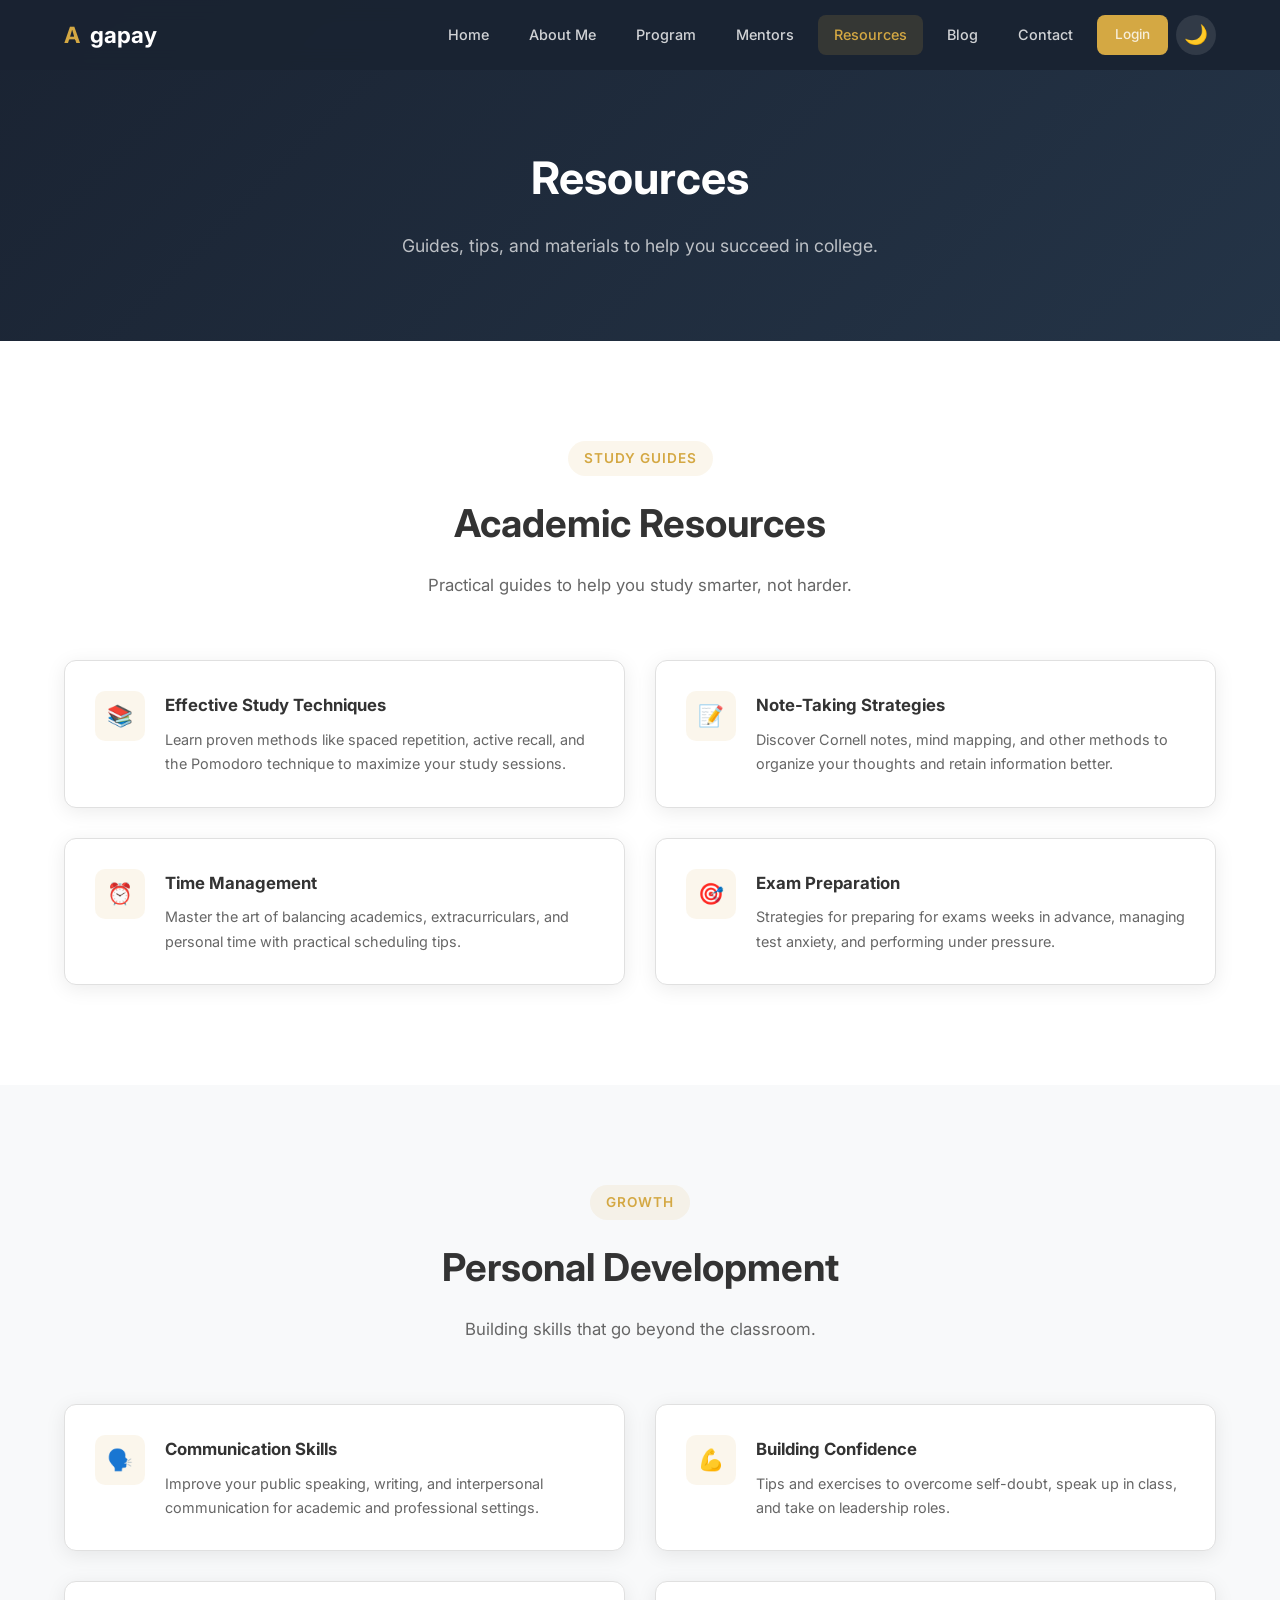
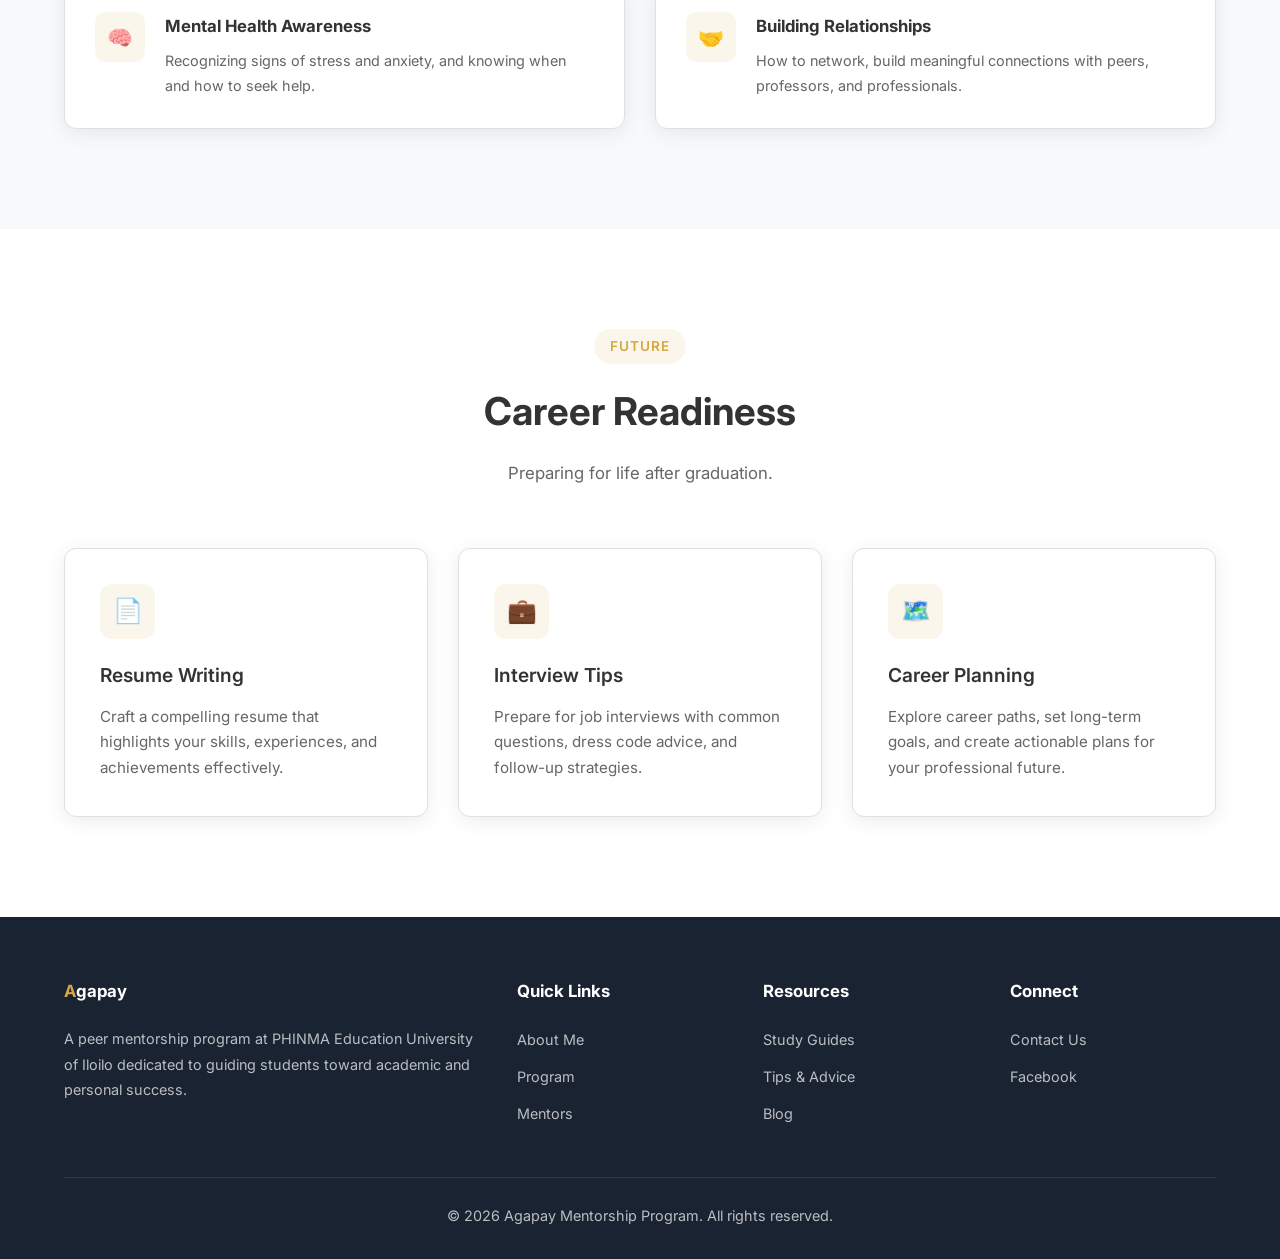
<file: resources.html>
<!DOCTYPE html>
<html lang="en">
<head>
  <meta charset="UTF-8">
  <meta name="viewport" content="width=device-width, initial-scale=1.0">
  <title>Resources - Agapay Mentorship</title>
  <link rel="preconnect" href="https://fonts.googleapis.com">
  <link href="https://fonts.googleapis.com/css2?family=Inter:wght@400;500;600;700;800&display=swap" rel="stylesheet">
  <link rel="stylesheet" href="css/style.css">
</head>
<body>

  <!-- Navbar -->
  <nav class="navbar">
    <div class="container">
      <a href="index.html" class="nav-logo"><span>A</span>gapay</a>
      <div class="nav-links">
        <a href="index.html">Home</a>
        <a href="about.html">About Me</a>
        <a href="program.html">Program</a>
        <a href="mentors.html">Mentors</a>
        <a href="resources.html" class="active">Resources</a>
        <a href="blog.html">Blog</a>
        <a href="contact.html">Contact</a>
        <a href="login.html" class="btn btn-primary" style="padding: 8px 18px; font-size: 0.85rem; border-radius: 8px;">Login</a>
        <button class="theme-toggle" id="themeToggle"></button>
      </div>
      <button class="hamburger">
        <span></span><span></span><span></span>
      </button>
    </div>
  </nav>

  <!-- Page Header -->
  <div class="page-header">
    <div class="container">
      <h1 class="fade-up">Resources</h1>
      <p class="fade-up">Guides, tips, and materials to help you succeed in college.</p>
    </div>
  </div>

  <!-- Study Guides -->
  <section class="section">
    <div class="container">
      <div class="section-header fade-up">
        <span class="tag">Study Guides</span>
        <h2>Academic Resources</h2>
        <p>Practical guides to help you study smarter, not harder.</p>
      </div>
      <div class="grid-2">
        <div class="resource-card fade-up">
          <div class="resource-icon">📚</div>
          <div>
            <h3>Effective Study Techniques</h3>
            <p>Learn proven methods like spaced repetition, active recall, and the Pomodoro technique to maximize your study sessions.</p>
          </div>
        </div>
        <div class="resource-card fade-up">
          <div class="resource-icon">📝</div>
          <div>
            <h3>Note-Taking Strategies</h3>
            <p>Discover Cornell notes, mind mapping, and other methods to organize your thoughts and retain information better.</p>
          </div>
        </div>
        <div class="resource-card fade-up">
          <div class="resource-icon">⏰</div>
          <div>
            <h3>Time Management</h3>
            <p>Master the art of balancing academics, extracurriculars, and personal time with practical scheduling tips.</p>
          </div>
        </div>
        <div class="resource-card fade-up">
          <div class="resource-icon">🎯</div>
          <div>
            <h3>Exam Preparation</h3>
            <p>Strategies for preparing for exams weeks in advance, managing test anxiety, and performing under pressure.</p>
          </div>
        </div>
      </div>
    </div>
  </section>

  <!-- Personal Development -->
  <section class="section section-alt">
    <div class="container">
      <div class="section-header fade-up">
        <span class="tag">Growth</span>
        <h2>Personal Development</h2>
        <p>Building skills that go beyond the classroom.</p>
      </div>
      <div class="grid-2">
        <div class="resource-card fade-up">
          <div class="resource-icon">🗣️</div>
          <div>
            <h3>Communication Skills</h3>
            <p>Improve your public speaking, writing, and interpersonal communication for academic and professional settings.</p>
          </div>
        </div>
        <div class="resource-card fade-up">
          <div class="resource-icon">💪</div>
          <div>
            <h3>Building Confidence</h3>
            <p>Tips and exercises to overcome self-doubt, speak up in class, and take on leadership roles.</p>
          </div>
        </div>
        <div class="resource-card fade-up">
          <div class="resource-icon">🧠</div>
          <div>
            <h3>Mental Health Awareness</h3>
            <p>Recognizing signs of stress and anxiety, and knowing when and how to seek help.</p>
          </div>
        </div>
        <div class="resource-card fade-up">
          <div class="resource-icon">🤝</div>
          <div>
            <h3>Building Relationships</h3>
            <p>How to network, build meaningful connections with peers, professors, and professionals.</p>
          </div>
        </div>
      </div>
    </div>
  </section>

  <!-- Career Readiness -->
  <section class="section">
    <div class="container">
      <div class="section-header fade-up">
        <span class="tag">Future</span>
        <h2>Career Readiness</h2>
        <p>Preparing for life after graduation.</p>
      </div>
      <div class="grid-3">
        <div class="card fade-up">
          <div class="card-icon">📄</div>
          <h3>Resume Writing</h3>
          <p>Craft a compelling resume that highlights your skills, experiences, and achievements effectively.</p>
        </div>
        <div class="card fade-up">
          <div class="card-icon">💼</div>
          <h3>Interview Tips</h3>
          <p>Prepare for job interviews with common questions, dress code advice, and follow-up strategies.</p>
        </div>
        <div class="card fade-up">
          <div class="card-icon">🗺️</div>
          <h3>Career Planning</h3>
          <p>Explore career paths, set long-term goals, and create actionable plans for your professional future.</p>
        </div>
      </div>
    </div>
  </section>

  <!-- Footer -->
  <footer class="footer">
    <div class="container">
      <div class="footer-grid">
        <div>
          <h4><span style="color: #d4a843;">A</span>gapay</h4>
          <p>A peer mentorship program at PHINMA Education University of Iloilo dedicated to guiding students toward academic and personal success.</p>
        </div>
        <div>
          <h4>Quick Links</h4>
          <ul class="footer-links">
            <li><a href="about.html">About Me</a></li>
            <li><a href="program.html">Program</a></li>
            <li><a href="mentors.html">Mentors</a></li>
          </ul>
        </div>
        <div>
          <h4>Resources</h4>
          <ul class="footer-links">
            <li><a href="resources.html">Study Guides</a></li>
            <li><a href="resources.html">Tips & Advice</a></li>
            <li><a href="blog.html">Blog</a></li>
          </ul>
        </div>
        <div>
          <h4>Connect</h4>
          <ul class="footer-links">
            <li><a href="contact.html">Contact Us</a></li>
            <li><a href="https://www.facebook.com/VinceG4mingYT" target="_blank">Facebook</a></li>
          </ul>
        </div>
      </div>
      <div class="footer-bottom">
        <p>&copy; 2026 Agapay Mentorship Program. All rights reserved.</p>
      </div>
    </div>
  </footer>

  <script src="js/main.js"></script>
</body>
</html>
</file>
<file: css/style.css>
/* ===== VARIABLES ===== */
:root {
  --navy: #1a2332;
  --navy-light: #243447;
  --gold: #d4a843;
  --gold-light: #e8c76a;
  --white: #ffffff;
  --gray-100: #f5f5f5;
  --gray-200: #e0e0e0;
  --gray-300: #bdbdbd;
  --gray-600: #757575;
  --gray-800: #424242;
  --text: #333333;
  --text-light: #666666;
  --bg: #ffffff;
  --bg-alt: #f8f9fa;
  --card-bg: #ffffff;
  --shadow: 0 4px 20px rgba(0,0,0,0.08);
  --shadow-hover: 0 8px 30px rgba(0,0,0,0.12);
  --radius: 12px;
  --transition: all 0.3s ease;
}

/* ===== DARK MODE ===== */
[data-theme="dark"] {
  --navy: #0d1117;
  --navy-light: #161b22;
  --white: #ffffff;
  --gray-100: #16213e;
  --gray-200: #2a2a3e;
  --text: #e0e0e0;
  --text-light: #a0a0a0;
  --bg: #0d1117;
  --bg-alt: #161b22;
  --card-bg: #1c2333;
  --shadow: 0 4px 20px rgba(0,0,0,0.3);
  --shadow-hover: 0 8px 30px rgba(0,0,0,0.4);
}

[data-theme="dark"] body {
  background: #0d1117;
  color: #e0e0e0;
}

[data-theme="dark"] .navbar {
  background: rgba(13, 17, 23, 0.95);
}

[data-theme="dark"] .nav-links a {
  color: rgba(255,255,255,0.7);
}

[data-theme="dark"] .nav-links a:hover,
[data-theme="dark"] .nav-links a.active {
  color: #ffffff;
  background: rgba(212, 168, 67, 0.2);
}

[data-theme="dark"] .theme-toggle {
  background: rgba(255,255,255,0.1);
  color: #ffffff;
}

[data-theme="dark"] .theme-toggle:hover {
  background: rgba(212, 168, 67, 0.3);
}

[data-theme="dark"] .card,
[data-theme="dark"] .mentor-card,
[data-theme="dark"] .blog-card,
[data-theme="dark"] .resource-card,
[data-theme="dark"] .mv-card,
[data-theme="dark"] .contact-form {
  background: #1c2333;
  border-color: #2a2a3e;
}

[data-theme="dark"] .card h3,
[data-theme="dark"] .mentor-card h3,
[data-theme="dark"] .blog-content h3,
[data-theme="dark"] .resource-card h3,
[data-theme="dark"] .contact-form label {
  color: #e0e0e0;
}

[data-theme="dark"] .card p,
[data-theme="dark"] .mentor-card p,
[data-theme="dark"] .blog-content p,
[data-theme="dark"] .resource-card p {
  color: #a0a0a0;
}

[data-theme="dark"] .section-header h2,
[data-theme="dark"] .about-text h2,
[data-theme="dark"] .mv-card h3 {
  color: #e0e0e0;
}

[data-theme="dark"] .section-header p {
  color: #a0a0a0;
}

[data-theme="dark"] .page-header {
  background: linear-gradient(135deg, #0d1117 0%, #161b22 100%);
}

[data-theme="dark"] .page-header h1 {
  color: #ffffff;
}

[data-theme="dark"] .page-header p {
  color: rgba(255,255,255,0.6);
}

[data-theme="dark"] .footer {
  background: #0d1117;
  color: rgba(255,255,255,0.6);
}

[data-theme="dark"] .footer h4 {
  color: #ffffff;
}

[data-theme="dark"] .footer-bottom {
  border-top-color: rgba(255,255,255,0.1);
}

[data-theme="dark"] .hero {
  background: linear-gradient(135deg, #0d1117 0%, #161b22 100%);
}

[data-theme="dark"] .hero-card {
  background: rgba(255,255,255,0.03);
  border-color: rgba(255,255,255,0.08);
}

[data-theme="dark"] .hero-card .stat {
  border-bottom-color: rgba(255,255,255,0.08);
}

[data-theme="dark"] .about-image {
  background: linear-gradient(135deg, #0d1117, #161b22);
}

[data-theme="dark"] .about-stat {
  background: #161b22;
}

[data-theme="dark"] .about-text p {
  color: #a0a0a0;
}

[data-theme="dark"] .timeline-dot {
  background: #d4a843;
}

[data-theme="dark"] .timeline-content h4 {
  color: #e0e0e0;
}

[data-theme="dark"] .timeline-content p {
  color: #a0a0a0;
}

[data-theme="dark"] .contact-info h3 {
  color: #e0e0e0;
}

[data-theme="dark"] .contact-info p {
  color: #a0a0a0;
}

[data-theme="dark"] .contact-item .details h4 {
  color: #e0e0e0;
}

[data-theme="dark"] .contact-item .details p {
  color: #a0a0a0;
}

[data-theme="dark"] .contact-form input,
[data-theme="dark"] .contact-form textarea {
  background: #161b22;
  border-color: #2a2a3e;
  color: #e0e0e0;
}

[data-theme="dark"] .contact-form input::placeholder,
[data-theme="dark"] .contact-form textarea::placeholder {
  color: #888;
}

[data-theme="dark"] .login-form input::placeholder {
  color: #888;
}

.status-pending {
  background: rgba(245, 158, 11, 0.1);
  color: #f59e0b;
}

[data-theme="dark"] .blog-thumb {
  background: linear-gradient(135deg, #0d1117, #161b22);
}

[data-theme="dark"] .blog-meta span {
  color: #a0a0a0;
}

[data-theme="dark"] .hamburger span {
  background: #ffffff;
}

[data-theme="dark"] .nav-links {
  background: rgba(13, 17, 23, 0.98);
}

[data-theme="dark"] .mentor-avatar {
  background: linear-gradient(135deg, #0d1117, #161b22);
}

[data-theme="dark"] .resource-icon {
  background: rgba(212, 168, 67, 0.15);
}

/* ===== RESET & BASE ===== */
*, *::before, *::after {
  margin: 0;
  padding: 0;
  box-sizing: border-box;
}

html {
  scroll-behavior: smooth;
}

body {
  font-family: 'Inter', -apple-system, BlinkMacSystemFont, 'Segoe UI', sans-serif;
  background: var(--bg);
  color: var(--text);
  line-height: 1.7;
  transition: var(--transition);
}

a {
  text-decoration: none;
  color: inherit;
}

ul { list-style: none; }

img { max-width: 100%; display: block; }

.container {
  max-width: 1200px;
  margin: 0 auto;
  padding: 0 24px;
}

/* ===== NAVBAR ===== */
.navbar {
  position: fixed;
  top: 0;
  width: 100%;
  z-index: 1000;
  background: rgba(26, 35, 50, 0.95);
  backdrop-filter: blur(10px);
  padding: 0 24px;
  transition: var(--transition);
}

.navbar .container {
  display: flex;
  align-items: center;
  justify-content: space-between;
  height: 70px;
}

.nav-logo {
  font-size: 1.4rem;
  font-weight: 700;
  color: var(--white);
  display: flex;
  align-items: center;
  gap: 10px;
}

.nav-logo span {
  color: var(--gold);
}

.nav-links {
  display: flex;
  align-items: center;
  gap: 8px;
}

.nav-links a {
  color: rgba(255,255,255,0.8);
  padding: 8px 16px;
  border-radius: 8px;
  font-size: 0.9rem;
  font-weight: 500;
  transition: var(--transition);
}

.nav-links a:hover,
.nav-links a.active {
  color: var(--white);
  background: rgba(212, 168, 67, 0.15);
}

.nav-links a.active {
  color: var(--gold);
}

/* Dark Mode Toggle */
.theme-toggle {
  background: rgba(255,255,255,0.1);
  border: none;
  color: var(--white);
  width: 40px;
  height: 40px;
  border-radius: 50%;
  cursor: pointer;
  font-size: 1.2rem;
  display: flex;
  align-items: center;
  justify-content: center;
  transition: var(--transition);
}

.theme-toggle:hover {
  background: rgba(212, 168, 67, 0.3);
}

/* Mobile Menu */
.hamburger {
  display: none;
  flex-direction: column;
  gap: 5px;
  background: none;
  border: none;
  cursor: pointer;
  padding: 5px;
}

.hamburger span {
  width: 25px;
  height: 2px;
  background: var(--white);
  transition: var(--transition);
}

/* ===== HERO ===== */
.hero {
  min-height: 100vh;
  display: flex;
  align-items: center;
  background: linear-gradient(135deg, var(--navy) 0%, var(--navy-light) 100%);
  position: relative;
  overflow: hidden;
}

.hero::before {
  content: '';
  position: absolute;
  top: -50%;
  right: -20%;
  width: 600px;
  height: 600px;
  background: radial-gradient(circle, rgba(212,168,67,0.1) 0%, transparent 70%);
  border-radius: 50%;
}

.hero::after {
  content: '';
  position: absolute;
  bottom: -30%;
  left: -10%;
  width: 400px;
  height: 400px;
  background: radial-gradient(circle, rgba(212,168,67,0.08) 0%, transparent 70%);
  border-radius: 50%;
}

.hero .container {
  display: grid;
  grid-template-columns: 1fr 1fr;
  gap: 60px;
  align-items: center;
  position: relative;
  z-index: 1;
}

.hero-content h1 {
  font-size: 3.2rem;
  font-weight: 800;
  color: var(--white);
  line-height: 1.2;
  margin-bottom: 20px;
}

.hero-content h1 span {
  color: var(--gold);
}

.hero-content p {
  font-size: 1.15rem;
  color: rgba(255,255,255,0.7);
  margin-bottom: 35px;
  max-width: 500px;
}

.hero-buttons {
  display: flex;
  gap: 15px;
  flex-wrap: wrap;
}

.hero-visual {
  display: flex;
  justify-content: center;
  align-items: center;
}

.hero-card {
  background: rgba(255,255,255,0.05);
  border: 1px solid rgba(255,255,255,0.1);
  border-radius: 20px;
  padding: 40px;
  backdrop-filter: blur(10px);
  width: 100%;
  max-width: 400px;
}

.hero-card .stat {
  text-align: center;
  padding: 20px 0;
  border-bottom: 1px solid rgba(255,255,255,0.1);
}

.hero-card .stat:last-child {
  border-bottom: none;
}

.hero-card .stat h3 {
  font-size: 2.5rem;
  color: var(--gold);
  font-weight: 700;
}

.hero-card .stat p {
  color: rgba(255,255,255,0.6);
  font-size: 0.95rem;
}

/* ===== BUTTONS ===== */
.btn {
  display: inline-flex; align-items: center; gap: 8px; padding: 14px 32px;
  border-radius: 10px; font-weight: 600; font-size: 0.95rem;
  transition: all 0.3s cubic-bezier(0.4,0,0.2,1); cursor: pointer; border: none;
  position: relative; overflow: hidden;
}
.btn::before {
  content: ''; position: absolute; top: 50%; left: 50%; width: 0; height: 0;
  background: rgba(255,255,255,0.2); border-radius: 50%;
  transition: width 0.5s, height 0.5s, top 0.5s, left 0.5s;
  transform: translate(-50%, -50%);
}
.btn:hover::before { width: 300px; height: 300px; }
.btn:active { transform: scale(0.96); }

.btn-primary {
  background: var(--gold); color: var(--navy);
}
.btn-primary:hover {
  background: var(--gold-light); transform: translateY(-2px);
  box-shadow: 0 8px 25px rgba(212,168,67,0.3);
}

.btn-outline {
  background: transparent;
  color: var(--white);
  border: 2px solid rgba(255,255,255,0.3);
}

.btn-outline:hover {
  border-color: var(--gold);
  color: var(--gold);
  transform: translateY(-2px);
}

/* ===== SECTIONS ===== */
.section {
  padding: 100px 0;
}

.section-alt {
  background: var(--bg-alt);
}

.section-header {
  text-align: center;
  margin-bottom: 60px;
}

.section-header .tag {
  display: inline-block;
  background: rgba(212,168,67,0.1);
  color: var(--gold);
  padding: 6px 16px;
  border-radius: 20px;
  font-size: 0.85rem;
  font-weight: 600;
  margin-bottom: 15px;
  letter-spacing: 1px;
  text-transform: uppercase;
}

.section-header h2 {
  font-size: 2.4rem;
  font-weight: 700;
  margin-bottom: 15px;
}

.section-header p {
  color: var(--text-light);
  max-width: 600px;
  margin: 0 auto;
  font-size: 1.05rem;
}

/* ===== CARDS ===== */
.card {
  background: var(--card-bg);
  border-radius: var(--radius);
  padding: 35px;
  box-shadow: var(--shadow);
  transition: var(--transition);
  border: 1px solid var(--gray-200);
}

.card:hover {
  transform: translateY(-5px);
  box-shadow: var(--shadow-hover);
}

.card-icon {
  width: 55px;
  height: 55px;
  background: rgba(212,168,67,0.1);
  border-radius: 12px;
  display: flex;
  align-items: center;
  justify-content: center;
  font-size: 1.5rem;
  margin-bottom: 20px;
}

.card h3 {
  font-size: 1.2rem;
  margin-bottom: 12px;
  font-weight: 600;
}

.card p {
  color: var(--text-light);
  font-size: 0.95rem;
}

/* ===== GRID LAYOUTS ===== */
.grid-2 {
  display: grid;
  grid-template-columns: repeat(2, 1fr);
  gap: 30px;
}

.grid-3 {
  display: grid;
  grid-template-columns: repeat(3, 1fr);
  gap: 30px;
}

.grid-4 {
  display: grid;
  grid-template-columns: repeat(4, 1fr);
  gap: 25px;
}

/* ===== MENTOR CARDS ===== */
.mentor-card {
  background: var(--card-bg);
  border-radius: var(--radius);
  overflow: hidden;
  box-shadow: var(--shadow);
  transition: var(--transition);
  border: 1px solid var(--gray-200);
  text-align: center;
}

.mentor-card:hover {
  transform: translateY(-5px);
  box-shadow: var(--shadow-hover);
}

.mentor-avatar {
  width: 120px;
  height: 120px;
  border-radius: 50%;
  background: linear-gradient(135deg, var(--navy), var(--navy-light));
  margin: 30px auto 20px;
  display: flex;
  align-items: center;
  justify-content: center;
  font-size: 2.5rem;
  color: var(--gold);
  font-weight: 700;
}

.mentor-card h3 {
  font-size: 1.1rem;
  margin-bottom: 5px;
}

.mentor-card .role {
  color: var(--gold);
  font-size: 0.85rem;
  font-weight: 600;
  margin-bottom: 15px;
}

.mentor-card p {
  color: var(--text-light);
  font-size: 0.9rem;
  padding: 0 20px 25px;
}

/* ===== BLOG CARDS ===== */
.blog-card {
  background: var(--card-bg);
  border-radius: var(--radius);
  overflow: hidden;
  box-shadow: var(--shadow);
  transition: var(--transition);
  border: 1px solid var(--gray-200);
}

.blog-card:hover {
  transform: translateY(-5px);
  box-shadow: var(--shadow-hover);
}

.blog-thumb {
  height: 180px;
  background: linear-gradient(135deg, var(--navy), var(--navy-light));
  display: flex;
  align-items: center;
  justify-content: center;
  font-size: 3rem;
}

.blog-content {
  padding: 25px;
}

.blog-meta {
  display: flex;
  gap: 15px;
  font-size: 0.8rem;
  color: var(--text-light);
  margin-bottom: 10px;
}

.blog-meta span {
  display: flex;
  align-items: center;
  gap: 5px;
}

.blog-content h3 {
  font-size: 1.1rem;
  margin-bottom: 10px;
  line-height: 1.4;
}

.blog-content p {
  color: var(--text-light);
  font-size: 0.9rem;
  margin-bottom: 15px;
}

.read-more {
  color: var(--gold);
  font-weight: 600;
  font-size: 0.9rem;
  display: inline-flex;
  align-items: center;
  gap: 5px;
  transition: var(--transition);
}

.read-more:hover {
  gap: 10px;
}

/* ===== RESOURCE CARDS ===== */
.resource-card {
  background: var(--card-bg);
  border-radius: var(--radius);
  padding: 30px;
  box-shadow: var(--shadow);
  transition: var(--transition);
  border: 1px solid var(--gray-200);
  display: flex;
  gap: 20px;
  align-items: flex-start;
}

.resource-card:hover {
  transform: translateY(-3px);
  box-shadow: var(--shadow-hover);
}

.resource-icon {
  width: 50px;
  height: 50px;
  min-width: 50px;
  background: rgba(212,168,67,0.1);
  border-radius: 10px;
  display: flex;
  align-items: center;
  justify-content: center;
  font-size: 1.3rem;
}

.resource-card h3 {
  font-size: 1.05rem;
  margin-bottom: 8px;
}

.resource-card p {
  color: var(--text-light);
  font-size: 0.9rem;
}

/* ===== CONTACT ===== */
.contact-grid {
  display: grid;
  grid-template-columns: 1fr 1fr;
  gap: 50px;
  align-items: start;
}

.contact-info h3 {
  font-size: 1.5rem;
  margin-bottom: 20px;
}

.contact-info p {
  color: var(--text-light);
  margin-bottom: 30px;
}

.contact-item {
  display: flex;
  align-items: center;
  gap: 15px;
  margin-bottom: 20px;
}

.contact-item .icon {
  width: 45px;
  height: 45px;
  background: rgba(212,168,67,0.1);
  border-radius: 10px;
  display: flex;
  align-items: center;
  justify-content: center;
  font-size: 1.1rem;
  min-width: 45px;
}

.contact-item .details h4 {
  font-size: 0.95rem;
  margin-bottom: 2px;
}

.contact-item .details p {
  font-size: 0.85rem;
  margin: 0;
}

.contact-form {
  background: var(--card-bg);
  border-radius: var(--radius);
  padding: 40px;
  box-shadow: var(--shadow);
  border: 1px solid var(--gray-200);
}

.form-group {
  margin-bottom: 20px;
}

.form-group label {
  display: block;
  font-weight: 600;
  margin-bottom: 8px;
  font-size: 0.9rem;
}

.form-group input,
.form-group textarea {
  width: 100%;
  padding: 12px 16px;
  border: 1px solid var(--gray-200);
  border-radius: 8px;
  font-size: 0.95rem;
  font-family: inherit;
  background: var(--bg);
  color: var(--text);
  transition: var(--transition);
}

.form-group input:focus,
.form-group textarea:focus {
  outline: none;
  border-color: var(--gold);
  box-shadow: 0 0 0 3px rgba(212,168,67,0.1);
}

.form-group textarea {
  resize: vertical;
  min-height: 120px;
}

/* ===== PAGE HEADER ===== */
.page-header {
  background: linear-gradient(135deg, var(--navy) 0%, var(--navy-light) 100%);
  padding: 140px 0 80px;
  text-align: center;
}

.page-header h1 {
  font-size: 2.8rem;
  color: var(--white);
  font-weight: 700;
  margin-bottom: 15px;
}

.page-header p {
  color: rgba(255,255,255,0.7);
  font-size: 1.1rem;
  max-width: 600px;
  margin: 0 auto;
}

/* ===== ABOUT PAGE ===== */
.about-content {
  display: grid;
  grid-template-columns: 1fr 1fr;
  gap: 60px;
  align-items: center;
}

.about-image {
  background: linear-gradient(135deg, var(--navy), var(--navy-light));
  border-radius: 20px;
  height: 450px;
  display: flex;
  align-items: center;
  justify-content: center;
  font-size: 6rem;
  color: var(--gold);
}

.about-text h2 {
  font-size: 2rem;
  margin-bottom: 20px;
}

.about-text p {
  color: var(--text-light);
  margin-bottom: 15px;
}

.about-stats {
  display: grid;
  grid-template-columns: repeat(3, 1fr);
  gap: 20px;
  margin-top: 30px;
}

.about-stat {
  text-align: center;
  padding: 20px;
  background: var(--bg-alt);
  border-radius: 12px;
}

.about-stat h3 {
  font-size: 2rem;
  color: var(--gold);
  font-weight: 700;
}

.about-stat p {
  font-size: 0.85rem;
  color: var(--text-light);
}

/* ===== MISSION/VISION ===== */
.mv-grid {
  display: grid;
  grid-template-columns: 1fr 1fr;
  gap: 40px;
}

.mv-card {
  background: var(--card-bg);
  border-radius: var(--radius);
  padding: 45px;
  box-shadow: var(--shadow);
  border: 1px solid var(--gray-200);
  text-align: center;
  transition: var(--transition);
}

.mv-card:hover {
  transform: translateY(-3px);
  box-shadow: var(--shadow-hover);
}

.mv-card .icon {
  font-size: 3rem;
  margin-bottom: 20px;
}

.mv-card h3 {
  font-size: 1.4rem;
  margin-bottom: 15px;
  color: var(--gold);
}

.mv-card p {
  color: var(--text-light);
  line-height: 1.8;
}

/* ===== TIMELINE ===== */
.timeline {
  position: relative;
  max-width: 800px;
  margin: 0 auto;
}

.timeline::before {
  content: '';
  position: absolute;
  left: 50%;
  transform: translateX(-50%);
  width: 2px;
  height: 100%;
  background: var(--gold);
  opacity: 0.3;
}

.timeline-item {
  display: flex;
  justify-content: flex-end;
  padding: 20px 0;
  position: relative;
  width: 50%;
}

.timeline-item:nth-child(even) {
  align-self: flex-end;
  margin-left: 50%;
  justify-content: flex-start;
}

.timeline-item:nth-child(even) .timeline-content {
  margin-left: 40px;
}

.timeline-item:nth-child(odd) .timeline-content {
  margin-right: 40px;
  text-align: right;
}

.timeline-dot {
  position: absolute;
  width: 16px;
  height: 16px;
  background: var(--gold);
  border-radius: 50%;
  top: 30px;
  z-index: 1;
}

.timeline-item:nth-child(odd) .timeline-dot {
  right: -8px;
}

.timeline-item:nth-child(even) .timeline-dot {
  left: -8px;
}

.timeline-content h4 {
  font-size: 1.05rem;
  margin-bottom: 5px;
}

.timeline-content p {
  color: var(--text-light);
  font-size: 0.9rem;
}

/* ===== FOOTER ===== */
.footer {
  background: var(--navy);
  color: rgba(255,255,255,0.7);
  padding: 60px 0 30px;
}

.footer-grid {
  display: grid;
  grid-template-columns: 2fr 1fr 1fr 1fr;
  gap: 40px;
  margin-bottom: 40px;
}

.footer h4 {
  color: var(--white);
  font-size: 1.05rem;
  margin-bottom: 20px;
}

.footer p {
  font-size: 0.9rem;
  line-height: 1.8;
}

.footer-links li {
  margin-bottom: 10px;
}

.footer-links a {
  font-size: 0.9rem;
  transition: var(--transition);
}

.footer-links a:hover {
  color: var(--gold);
}

.footer-bottom {
  border-top: 1px solid rgba(255,255,255,0.1);
  padding-top: 25px;
  text-align: center;
  font-size: 0.85rem;
}

/* ===== ANIMATIONS ===== */
.fade-up {
  opacity: 0;
  transform: translateY(30px);
  transition: opacity 0.6s ease, transform 0.6s ease;
}

.fade-up.visible {
  opacity: 1;
  transform: translateY(0);
}

.fade-left {
  opacity: 0;
  transform: translateX(-30px);
  transition: opacity 0.6s ease, transform 0.6s ease;
}

.fade-left.visible {
  opacity: 1;
  transform: translateX(0);
}

.fade-right {
  opacity: 0;
  transform: translateX(30px);
  transition: opacity 0.6s ease, transform 0.6s ease;
}

.fade-right.visible {
  opacity: 1;
  transform: translateX(0);
}

/* ===== RESPONSIVE ===== */
@media (max-width: 1024px) {
  .hero .container {
    grid-template-columns: 1fr;
    text-align: center;
  }

  .hero-content p { margin: 0 auto 35px; }
  .hero-buttons { justify-content: center; }
  .hero-visual { display: none; }
  .hero-content h1 { font-size: 2.6rem; }

  .grid-3 { grid-template-columns: repeat(2, 1fr); }
  .grid-4 { grid-template-columns: repeat(2, 1fr); }
  .footer-grid { grid-template-columns: repeat(2, 1fr); }
}

@media (max-width: 768px) {
  .nav-links {
    position: fixed;
    top: 70px;
    left: 0;
    right: 0;
    background: var(--navy);
    flex-direction: column;
    padding: 20px;
    gap: 5px;
    transform: translateY(-150%);
    transition: var(--transition);
  }

  [data-theme="dark"] .nav-links {
    background: var(--navy);
  }

  .nav-links.active {
    transform: translateY(0);
  }

  .nav-links a {
    width: 100%;
    text-align: center;
    padding: 12px;
  }

  .hamburger { display: flex; }

  .hero-content h1 { font-size: 2.2rem; }
  .section-header h2 { font-size: 1.8rem; }
  .page-header h1 { font-size: 2rem; }

  .grid-2,
  .grid-3,
  .grid-4,
  .contact-grid,
  .about-content,
  .mv-grid {
    grid-template-columns: 1fr;
  }

  .about-stats { grid-template-columns: repeat(3, 1fr); }
  .footer-grid { grid-template-columns: 1fr; }
  .timeline::before { left: 20px; }
  .timeline-item { width: 100%; margin-left: 0 !important; justify-content: flex-start !important; }
  .timeline-item .timeline-content { margin-left: 50px !important; text-align: left !important; }
  .timeline-item .timeline-dot { left: 12px !important; right: auto !important; }
}
</file>
